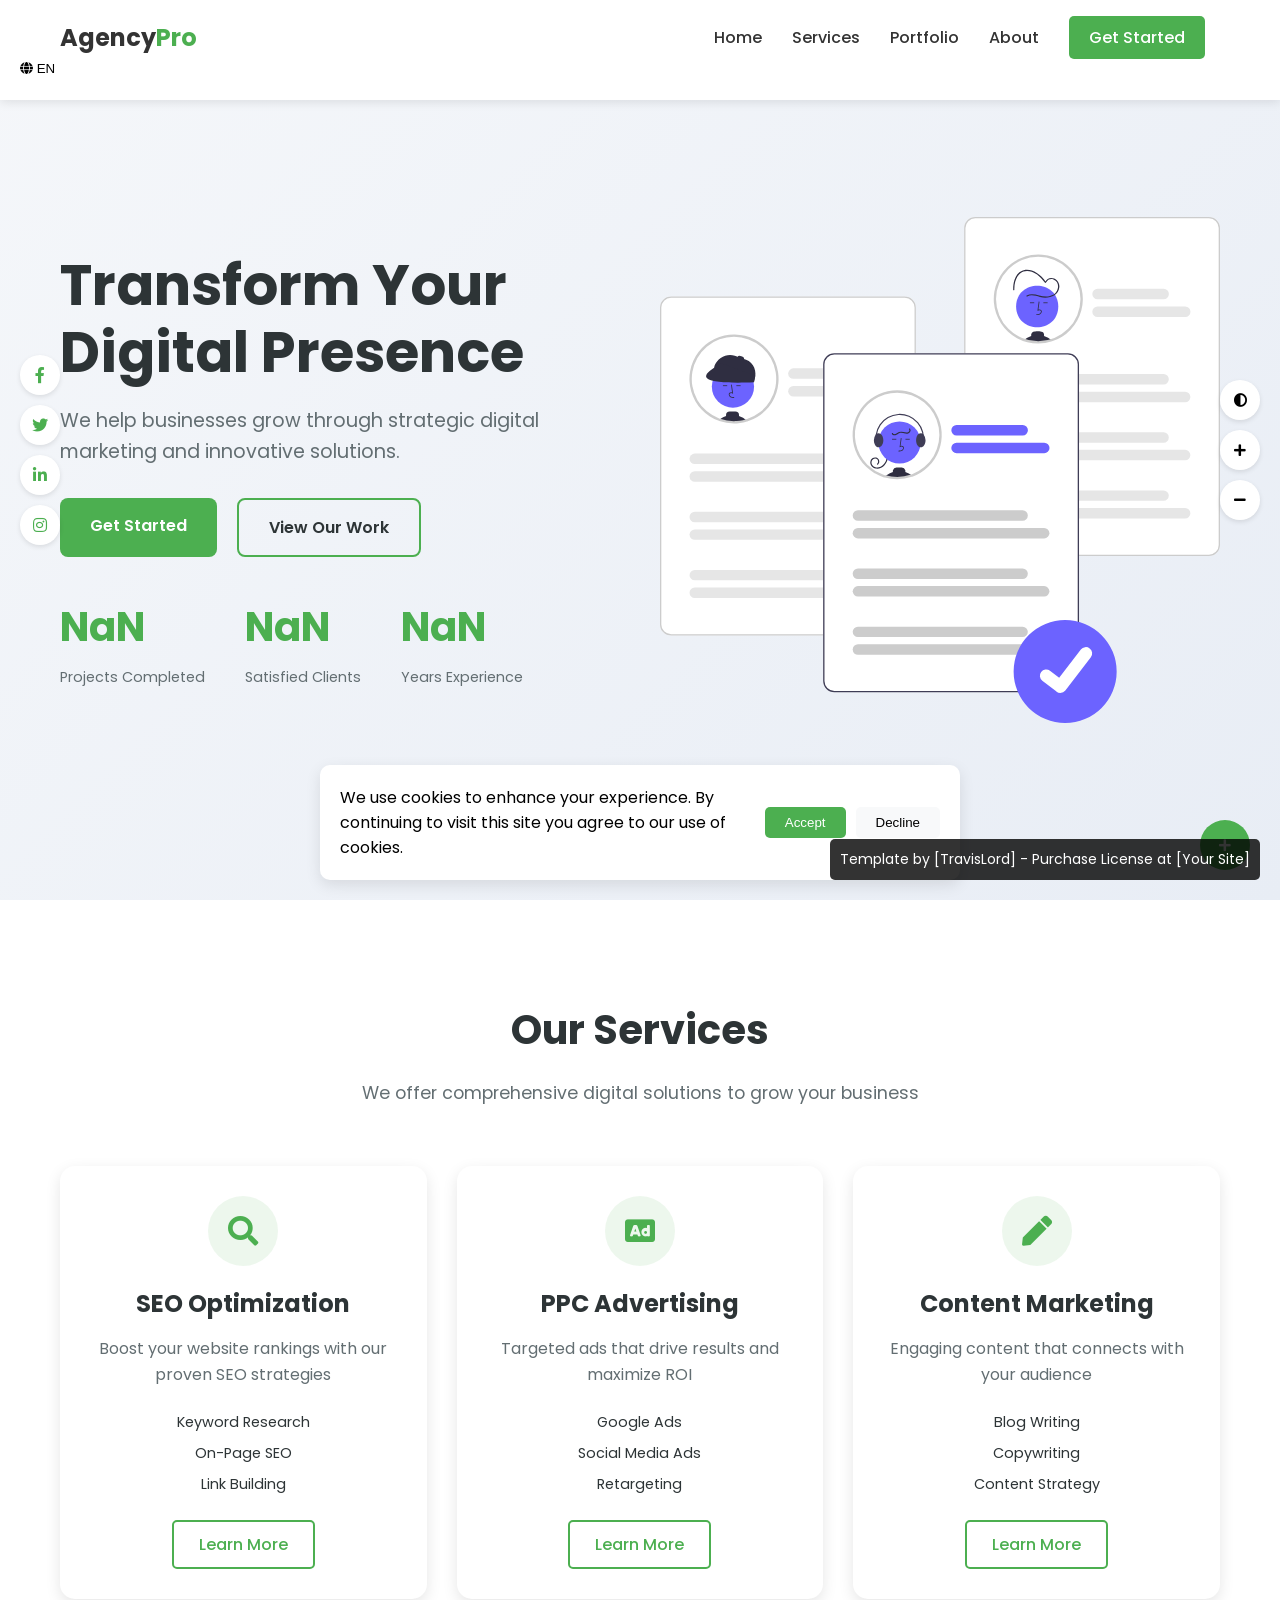
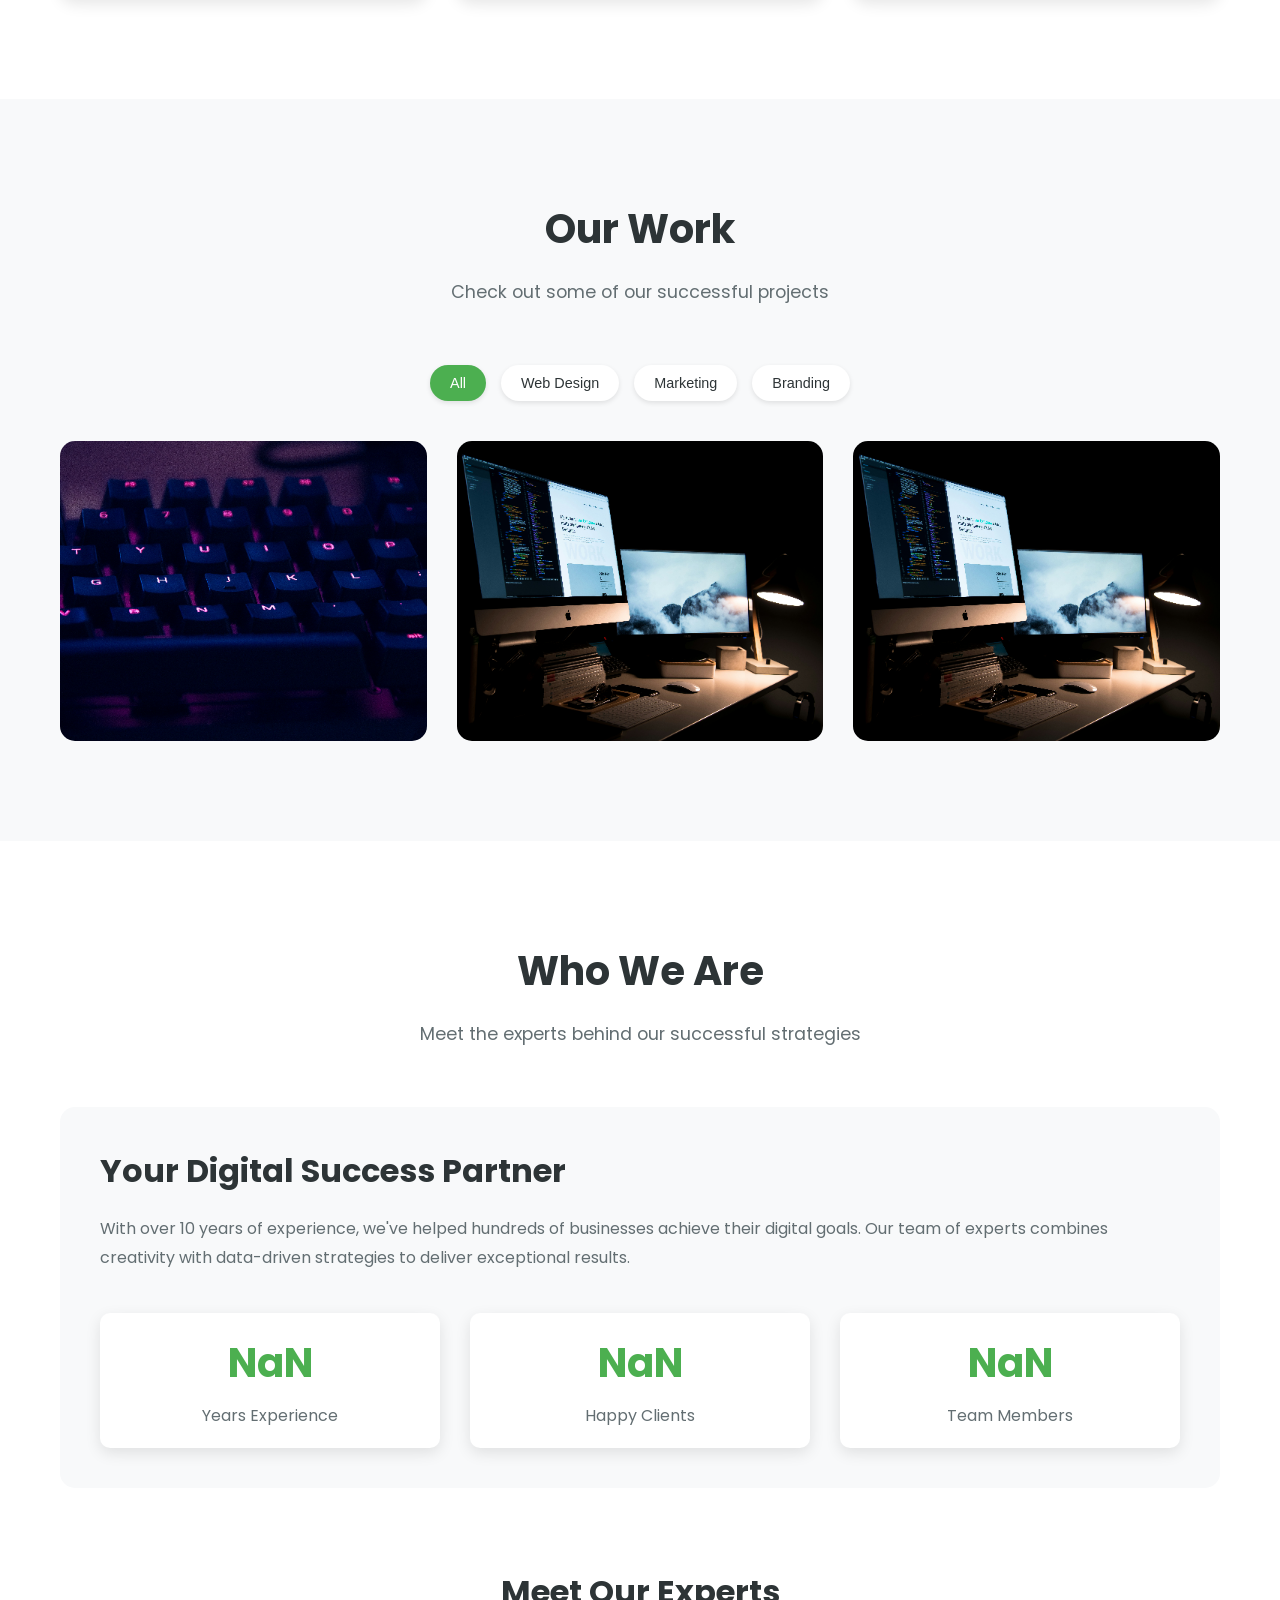
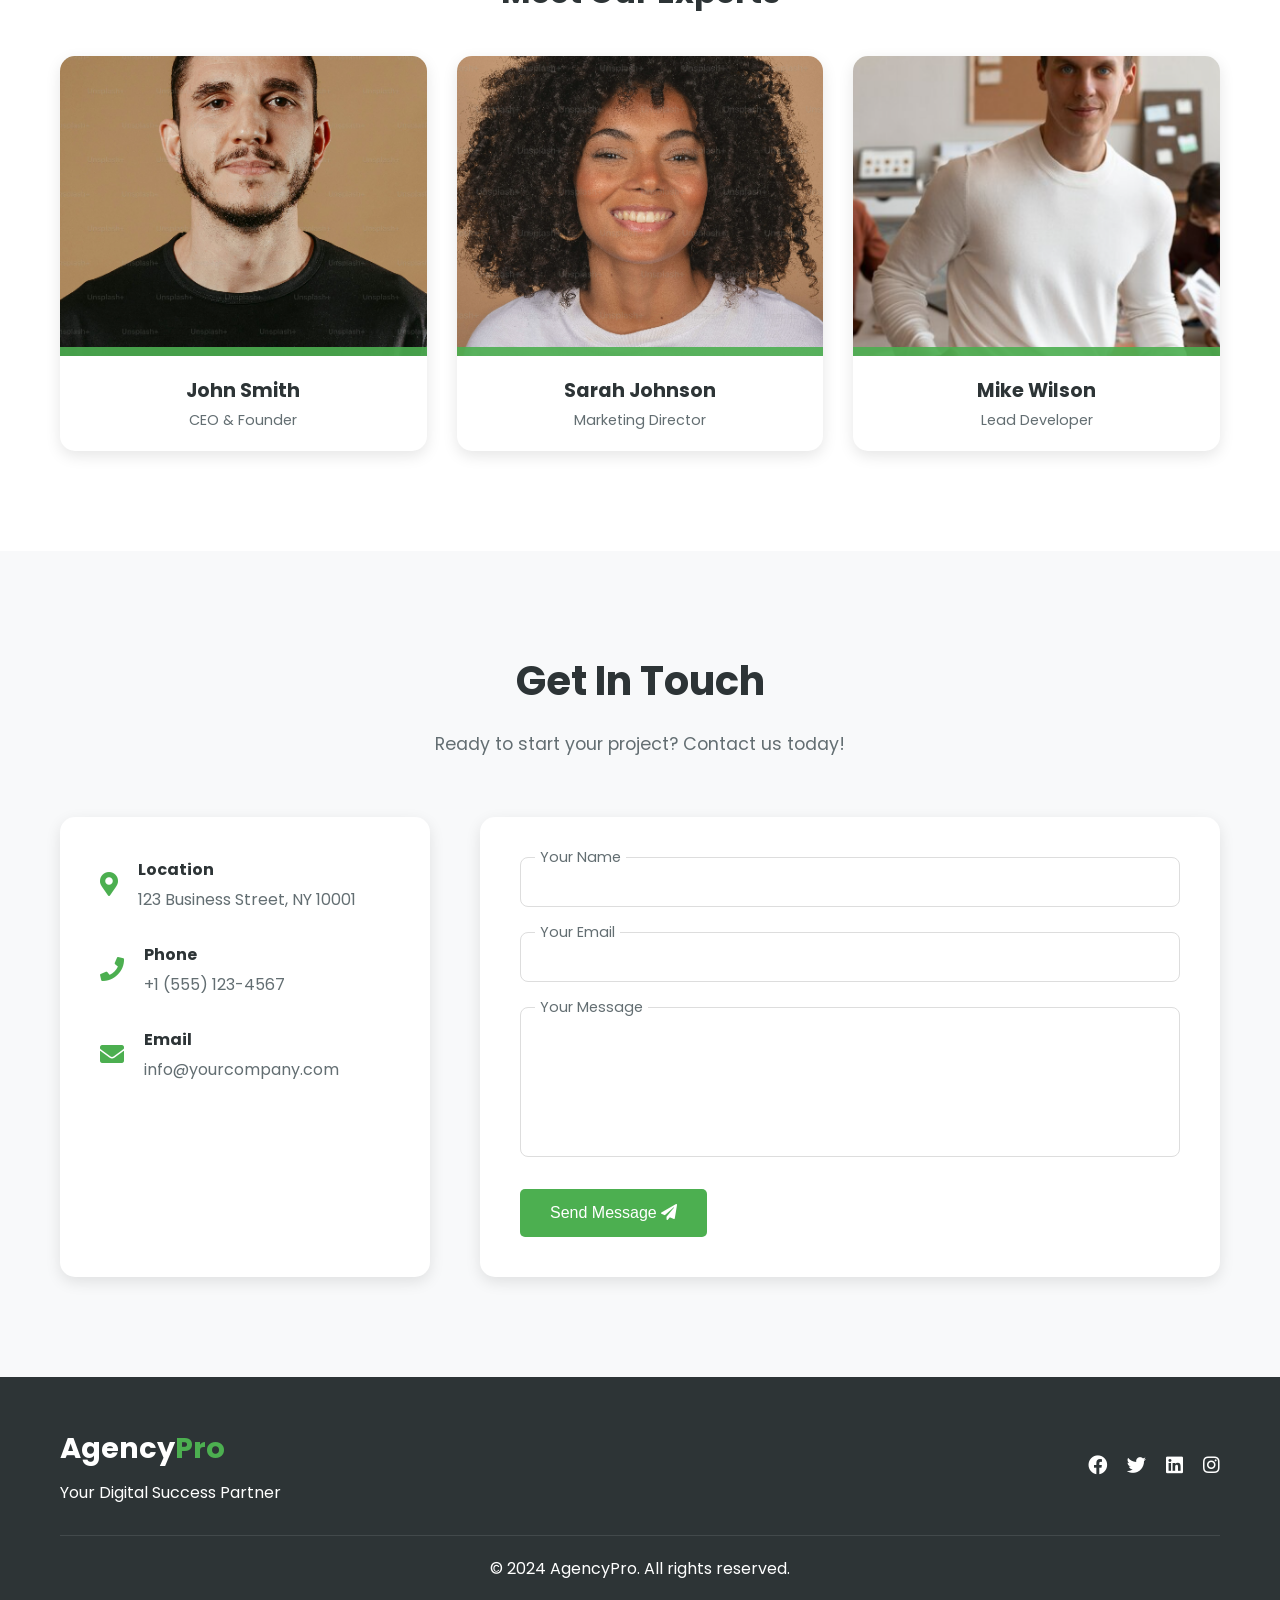
<file: index.html>
<!DOCTYPE html>
<html lang="en">
<head>
  <meta name="template-info" content="Protected Template by [Your Name]">
    <style>
        /* Watermark Style */
        .template-watermark {
            position: fixed;
            top: 0;
            left: 0;
            width: 100%;
            height: 100%;
            pointer-events: none;
            z-index: 9999;
            background: url('data:image/svg+xml;base64,[Your encoded watermark]') repeat;
            opacity: 0.1;
        }
    </style>
	<link rel="stylesheet" href="css/components.css">
<link rel="stylesheet" href="https://cdnjs.cloudflare.com/ajax/libs/font-awesome/5.15.4/css/all.min.css">
    <meta charset="UTF-8">
    <meta name="viewport" content="width=device-width, initial-scale=1.0">
    <title>Digital Marketing Agency</title>
    <link rel="stylesheet" href="css/style.css">
    <!-- Add Google Fonts -->
    <link href="https://fonts.googleapis.com/css2?family=Poppins:wght@400;500;600;700&display=swap" rel="stylesheet">
</head>
<body>
<nav class="navbar">
    <div class="nav-container">
        <!-- Logo -->
        <div class="logo">
            <a href="#">Agency<span>Pro</span></a>
        </div>

        <!-- Mobile Menu Icon (Hamburger) -->
        <div class="menu-toggle" id="mobile-menu">
            <span></span>
            <span></span>
            <span></span>
        </div>

        <!-- Navigation Links -->
        <ul class="nav-links">
            <li><a href="#home" class="active">Home</a></li>
            <li><a href="#services">Services</a></li>
            <li><a href="#portfolio">Portfolio</a></li>
            <li><a href="#about">About</a></li>
            <li><a href="#contact" class="nav-btn">Get Started</a></li>
        </ul>
    </div>
</nav>
<section class="hero" id="home">
    <div class="hero-container">
        <div class="hero-content">
            <h1>Transform Your Digital Presence</h1>
            <p class="hero-subtitle">We help businesses grow through strategic digital marketing and innovative solutions.</p>
            <div class="hero-cta">
                <a href="#contact" class="primary-btn">Get Started</a>
                <a href="#portfolio" class="secondary-btn">View Our Work</a>
            </div>
            <div class="hero-stats">
                <div class="stat-item">
                    <span class="stat-number">500+</span>
                    <span class="stat-text">Projects Completed</span>
                </div>
                <div class="stat-item">
                    <span class="stat-number">98%</span>
                    <span class="stat-text">Satisfied Clients</span>
                </div>
                <div class="stat-item">
                    <span class="stat-number">10+</span>
                    <span class="stat-text">Years Experience</span>
                </div>
            </div>
        </div>
        <div class="hero-image">
            <img src="images/hero-image.svg" alt="Digital Marketing Solutions">
        </div>
    </div>
</section>
<section class="services" id="services">
    <div class="services-container">
        <!-- Section Header -->
        <div class="section-header">
            <h2>Our Services</h2>
            <p>We offer comprehensive digital solutions to grow your business</p>
        </div>

        <!-- Services Grid -->
        <div class="services-grid">
            <!-- Service Card 1 -->
            <div class="service-card">
                <div class="service-icon">
                    <i class="fas fa-search"></i>
                </div>
                <h3>SEO Optimization</h3>
                <p>Boost your website rankings with our proven SEO strategies</p>
                <ul class="service-features">
                    <li>Keyword Research</li>
                    <li>On-Page SEO</li>
                    <li>Link Building</li>
                </ul>
                <a href="#contact" class="service-btn">Learn More</a>
            </div>

            <!-- Service Card 2 -->
            <div class="service-card">
                <div class="service-icon">
                    <i class="fas fa-ad"></i>
                </div>
                <h3>PPC Advertising</h3>
                <p>Targeted ads that drive results and maximize ROI</p>
                <ul class="service-features">
                    <li>Google Ads</li>
                    <li>Social Media Ads</li>
                    <li>Retargeting</li>
                </ul>
                <a href="#contact" class="service-btn">Learn More</a>
            </div>

            <!-- Service Card 3 -->
            <div class="service-card">
                <div class="service-icon">
                    <i class="fas fa-pen"></i>
                </div>
                <h3>Content Marketing</h3>
                <p>Engaging content that connects with your audience</p>
                <ul class="service-features">
                    <li>Blog Writing</li>
                    <li>Copywriting</li>
                    <li>Content Strategy</li>
                </ul>
                <a href="#contact" class="service-btn">Learn More</a>
            </div>
        </div>
    </div>
</section>
<section class="portfolio" id="portfolio">
    <div class="portfolio-container">
        <!-- Section Header -->
        <div class="section-header">
            <h2>Our Work</h2>
            <p>Check out some of our successful projects</p>
        </div>

        <!-- Portfolio Filter -->
        <div class="portfolio-filter">
            <button class="filter-btn active" data-filter="all">All</button>
            <button class="filter-btn" data-filter="web">Web Design</button>
            <button class="filter-btn" data-filter="marketing">Marketing</button>
            <button class="filter-btn" data-filter="branding">Branding</button>
        </div>

        <!-- Portfolio Grid -->
        <div class="portfolio-grid">
            <!-- Portfolio Item 1 -->
            <div class="portfolio-item web">
                <div class="portfolio-item-inner">
                    <img src="images/portfolio-1.jpg" alt="Project 1">
                    <div class="portfolio-overlay">
                        <h3>E-Commerce Website</h3>
                        <p>Web Design & Development</p>
                        <a href="#" class="portfolio-link">View Project</a>
                    </div>
                </div>
            </div>

            <!-- Portfolio Item 2 -->
            <div class="portfolio-item marketing">
                <div class="portfolio-item-inner">
                    <img src="images/portfolio-2.jpg" alt="Project 2">
                    <div class="portfolio-overlay">
                        <h3>Marketing Campaign</h3>
                        <p>Digital Marketing</p>
                        <a href="#" class="portfolio-link">View Project</a>
                    </div>
                </div>
            </div>

            <!-- Portfolio Item 3 -->
            <div class="portfolio-item branding">
                <div class="portfolio-item-inner">
                    <img src="images/portfolio-3.jpg" alt="Project 3">
                    <div class="portfolio-overlay">
                        <h3>Brand Identity</h3>
                        <p>Branding & Design</p>
                        <a href="#" class="portfolio-link">View Project</a>
                    </div>
                </div>
            </div>
        </div>
    </div>
</section>
<section class="about" id="about">
    <div class="about-container">
        <!-- Section Header -->
        <div class="section-header">
            <h2>Who We Are</h2>
            <p>Meet the experts behind our successful strategies</p>
        </div>

        <!-- Company Overview -->
        <div class="company-overview">
            <div class="overview-content">
                <h3>Your Digital Success Partner</h3>
                <p>With over 10 years of experience, we've helped hundreds of businesses achieve their digital goals. Our team of experts combines creativity with data-driven strategies to deliver exceptional results.</p>
                
                <div class="company-stats">
                    <div class="stat-box">
                        <span class="stat-number">10+</span>
                        <span class="stat-label">Years Experience</span>
                    </div>
                    <div class="stat-box">
                        <span class="stat-number">200+</span>
                        <span class="stat-label">Happy Clients</span>
                    </div>
                    <div class="stat-box">
                        <span class="stat-number">50+</span>
                        <span class="stat-label">Team Members</span>
                    </div>
                </div>
            </div>
        </div>

        <!-- Team Section -->
        <div class="team-section">
            <h3>Meet Our Experts</h3>
            <div class="team-grid">
                <!-- Team Member 1 -->
                <div class="team-member">
                    <div class="member-image">
                        <img src="images/team-1.jpg" alt="Team Member 1">
                        <div class="social-links">
                            <a href="#"><i class="fab fa-linkedin"></i></a>
                            <a href="#"><i class="fab fa-twitter"></i></a>
                            <a href="#"><i class="fab fa-instagram"></i></a>
                        </div>
                    </div>
                    <div class="member-info">
                        <h4>John Smith</h4>
                        <p>CEO & Founder</p>
                    </div>
                </div>

                <!-- Team Member 2 -->
                <div class="team-member">
                    <div class="member-image">
                        <img src="images/team-2.jpg" alt="Team Member 2">
                        <div class="social-links">
                            <a href="#"><i class="fab fa-linkedin"></i></a>
                            <a href="#"><i class="fab fa-twitter"></i></a>
                            <a href="#"><i class="fab fa-instagram"></i></a>
                        </div>
                    </div>
                    <div class="member-info">
                        <h4>Sarah Johnson</h4>
                        <p>Marketing Director</p>
                    </div>
                </div>

                <!-- Team Member 3 -->
                <div class="team-member">
                    <div class="member-image">
                        <img src="images/team-3.jpg" alt="Team Member 3">
                        <div class="social-links">
                            <a href="#"><i class="fab fa-linkedin"></i></a>
                            <a href="#"><i class="fab fa-twitter"></i></a>
                            <a href="#"><i class="fab fa-instagram"></i></a>
                        </div>
                    </div>
                    <div class="member-info">
                        <h4>Mike Wilson</h4>
                        <p>Lead Developer</p>
                    </div>
                </div>
            </div>
        </div>
    </div>
</section>
<section class="contact" id="contact">
    <div class="contact-container">
        <!-- Section Header -->
        <div class="section-header">
            <h2>Get In Touch</h2>
            <p>Ready to start your project? Contact us today!</p>
        </div>

        <div class="contact-wrapper">
            <!-- Contact Information -->
            <div class="contact-info">
                <div class="info-item">
                    <i class="fas fa-map-marker-alt"></i>
                    <div>
                        <h4>Location</h4>
                        <p>123 Business Street, NY 10001</p>
                    </div>
                </div>
                <div class="info-item">
                    <i class="fas fa-phone"></i>
                    <div>
                        <h4>Phone</h4>
                        <p>+1 (555) 123-4567</p>
                    </div>
                </div>
                <div class="info-item">
                    <i class="fas fa-envelope"></i>
                    <div>
                        <h4>Email</h4>
                        <p>info@yourcompany.com</p>
                    </div>
                </div>
            </div>

            <!-- Contact Form -->
<!-- Contact Form -->
<div class="contact-form">
    <form id="contactForm">
        <div class="form-group">
            <input type="text" id="name" name="name" placeholder=" " required>
            <label for="name">Your Name</label>
        </div>
        <div class="form-group">
            <input type="email" id="email" name="email" placeholder=" " required>
            <label for="email">Your Email</label>
        </div>
        <div class="form-group">
            <textarea id="message" name="message" placeholder=" " required></textarea>
            <label for="message">Your Message</label>
        </div>
        <button type="submit" class="submit-btn">
            Send Message <i class="fas fa-paper-plane"></i>
        </button>
    </form>
</div>
        </div>
    </div>
</section>

<!-- Footer -->
<footer class="footer">
    <div class="footer-container">
        <div class="footer-content">
            <div class="footer-logo">
                <h3>Agency<span>Pro</span></h3>
                <p>Your Digital Success Partner</p>
            </div>
            <div class="footer-social">
                <a href="#"><i class="fab fa-facebook"></i></a>
                <a href="#"><i class="fab fa-twitter"></i></a>
                <a href="#"><i class="fab fa-linkedin"></i></a>
                <a href="#"><i class="fab fa-instagram"></i></a>
            </div>
        </div>
        <div class="footer-bottom">
            <p>&copy; 2024 AgencyPro. All rights reserved.</p>
        </div>
    </div>
	<!-- Watermark Element -->
    <div class="template-watermark"></div>
    
    <!-- License Verification -->
    <script>
        (function(){
            const templateInfo = {
                name: '[Template Name]',
                author: '[Your Name]',
                license: 'DEMO',
                version: '1.0'
            };

            // Protection Logic
            function protectTemplate() {
                if(templateInfo.license === 'DEMO') {
                    // Add watermark
                    document.querySelector('.template-watermark').style.display = 'block';
                    
                    // Disable right-click
                    document.addEventListener('contextmenu', e => e.preventDefault());
                    
                    // Disable view-source
                    document.onkeydown = function(e) {
                        if(e.ctrlKey && 
                           (e.keyCode === 85 || e.keyCode === 83 || e.keyCode === 73)) {
                            return false;
                        }
                    };
                }
            }

            protectTemplate();
        })();
    </script>
	<script src="js/components.js"></script>
<script>
    document.addEventListener('DOMContentLoaded', () => {
        new UIComponents();
    });
</script>
<link rel="stylesheet" href="css/components.css">
    <!-- We'll add content here -->
</body>
<!--
Template: [Agency/Business]
Author: [TravisLord]
Website: [Your Website]
License: Commercial use requires purchase from [marketplace link]
Version: 1.0
-->
<script src="js/script.js"></script>
</html>
</file>
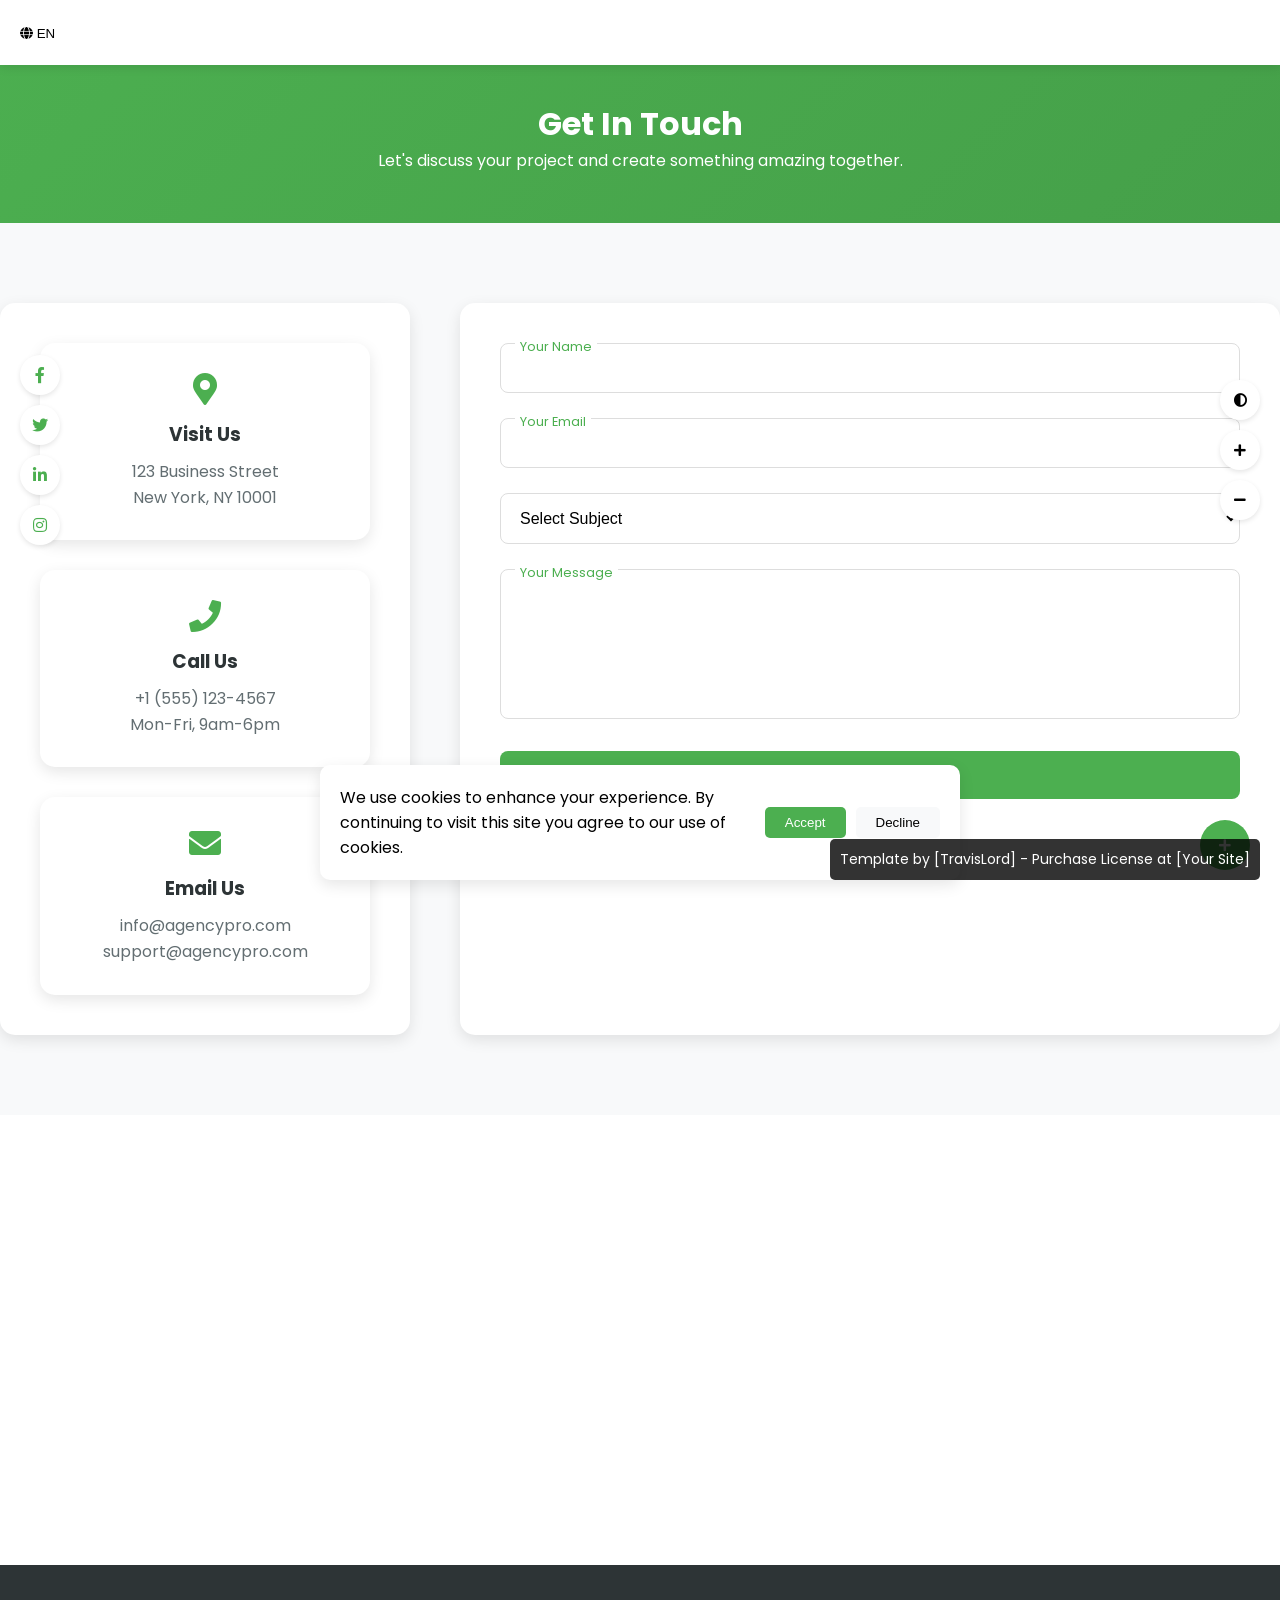
<file: contact.html>
<!DOCTYPE html>
<html lang="en">
<head>
    <meta charset="UTF-8">
    <meta name="viewport" content="width=device-width, initial-scale=1.0">
    <title>Contact Us - AgencyPro</title>
	<link rel="stylesheet" href="css/components.css">
    <link rel="stylesheet" href="css/style.css">
    <link rel="stylesheet" href="css/contact.css">
    <link href="https://fonts.googleapis.com/css2?family=Poppins:wght@400;500;600;700&display=swap" rel="stylesheet">
    <link rel="stylesheet" href="https://cdnjs.cloudflare.com/ajax/libs/font-awesome/5.15.4/css/all.min.css">
</head>
<body>
    <!-- Navigation -->
    <nav class="navbar">
        <!-- Navigation content -->
    </nav>

    <!-- Contact Header -->
    <header class="contact-header">
        <div class="container">
            <h1>Get In Touch</h1>
            <p>Let's discuss your project and create something amazing together.</p>
        </div>
    </header>

    <!-- Contact Section -->
    <section class="contact-section">
        <div class="container">
            <div class="contact-grid">
                <!-- Contact Info -->
                <div class="contact-info">
                    <div class="info-card">
                        <i class="fas fa-map-marker-alt"></i>
                        <h3>Visit Us</h3>
                        <p>123 Business Street<br>New York, NY 10001</p>
                    </div>
                    <div class="info-card">
                        <i class="fas fa-phone"></i>
                        <h3>Call Us</h3>
                        <p>+1 (555) 123-4567<br>Mon-Fri, 9am-6pm</p>
                    </div>
                    <div class="info-card">
                        <i class="fas fa-envelope"></i>
                        <h3>Email Us</h3>
                        <p>info@agencypro.com<br>support@agencypro.com</p>
                    </div>
                </div>

                <!-- Contact Form -->
                <div class="contact-form">
                    <form id="contactForm">
                        <div class="form-group">
                            <input type="text" id="name" required>
                            <label for="name">Your Name</label>
                        </div>
                        <div class="form-group">
                            <input type="email" id="email" required>
                            <label for="email">Your Email</label>
                        </div>
                        <div class="form-group">
                            <select id="subject" required>
                                <option value="">Select Subject</option>
                                <option value="general">General Inquiry</option>
                                <option value="support">Technical Support</option>
                                <option value="quote">Request Quote</option>
                            </select>
                        </div>
                        <div class="form-group">
                            <textarea id="message" required></textarea>
                            <label for="message">Your Message</label>
                        </div>
                        <button type="submit" class="submit-btn">
                            Send Message
                            <i class="fas fa-paper-plane"></i>
                        </button>
                    </form>
                </div>
            </div>
        </div>
    </section>

    <!-- Map Section -->
    <section class="map-section">
        <div class="map-container">
            <!-- Replace with your map embed code -->
            <iframe src="https://www.google.com/maps/embed?pb=..." width="100%" height="450" style="border:0;" allowfullscreen="" loading="lazy"></iframe>
        </div>
    </section>

    <!-- Footer -->
    <footer class="footer">
        <!-- Footer content -->
    </footer>

    <script src="js/script.js"></script>
    <script src="js/contact.js"></script>
	<script src="js/components.js"></script>
<script>
    document.addEventListener('DOMContentLoaded', () => {
        new UIComponents();
    });
</script>

</body>
</html>
</file>
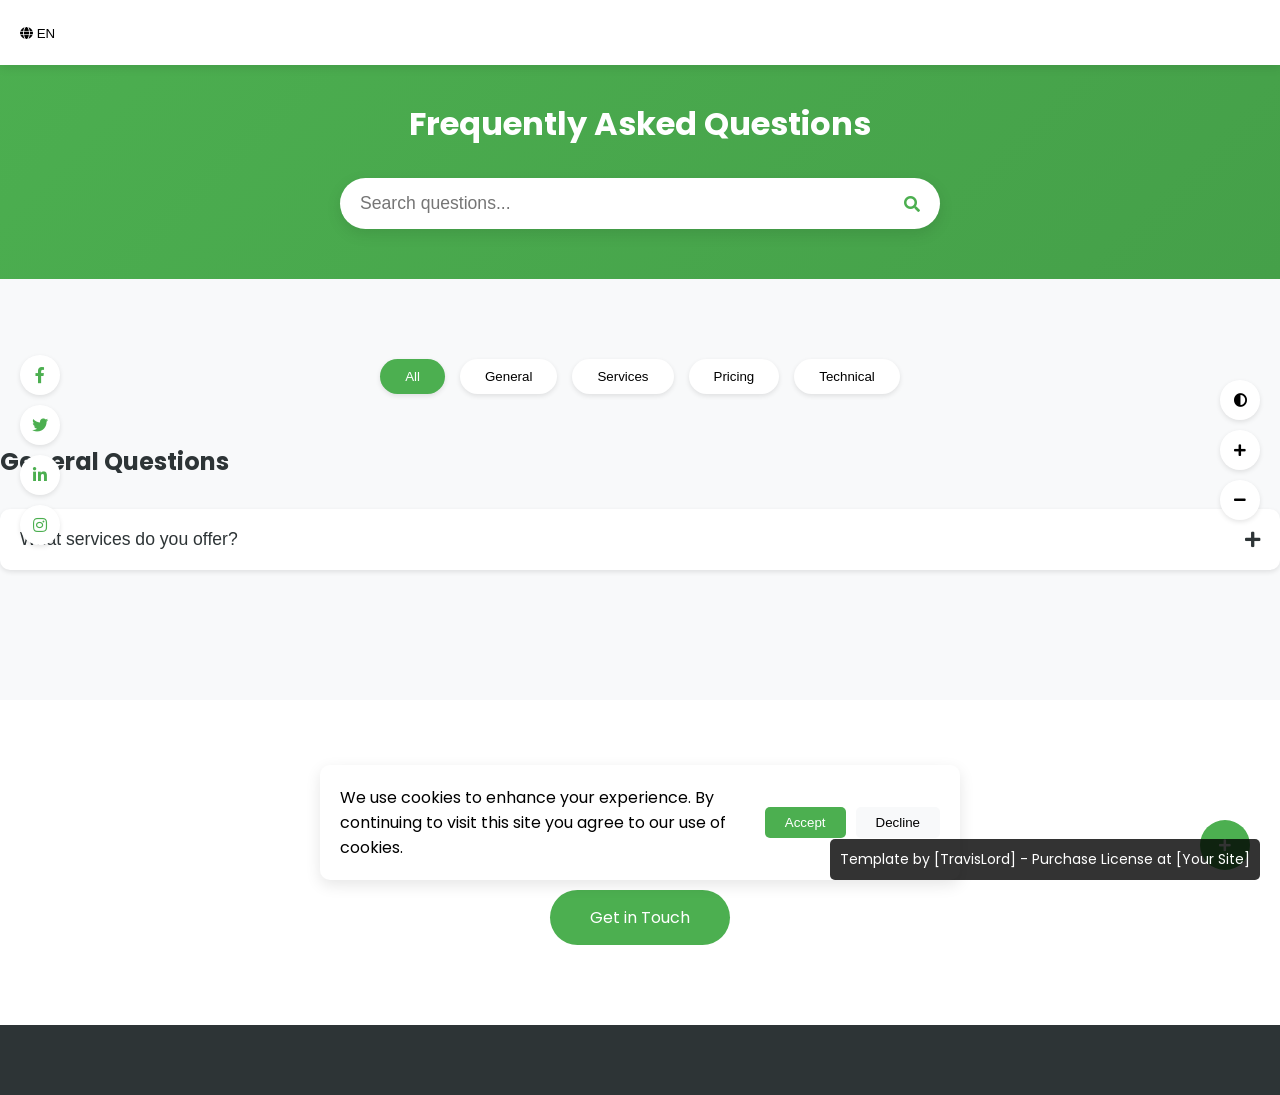
<file: faq.html>
<!DOCTYPE html>
<html lang="en">
<head>
    <meta charset="UTF-8">
    <meta name="viewport" content="width=device-width, initial-scale=1.0">
    <title>FAQ - AgencyPro</title>
	<link rel="stylesheet" href="css/components.css">
    <link rel="stylesheet" href="css/style.css">
    <link rel="stylesheet" href="css/faq.css">
    <link href="https://fonts.googleapis.com/css2?family=Poppins:wght@400;500;600;700&display=swap" rel="stylesheet">
    <link rel="stylesheet" href="https://cdnjs.cloudflare.com/ajax/libs/font-awesome/5.15.4/css/all.min.css">
</head>
<body>
    <!-- Navigation -->
    <nav class="navbar">
        <!-- Navigation content -->
    </nav>

    <!-- FAQ Header -->
    <header class="faq-header">
        <div class="container">
            <h1>Frequently Asked Questions</h1>
            <div class="search-box">
                <input type="text" id="faqSearch" placeholder="Search questions...">
                <i class="fas fa-search"></i>
            </div>
        </div>
    </header>

    <!-- FAQ Categories -->
    <section class="faq-categories">
        <div class="container">
            <div class="category-tabs">
                <button class="tab-btn active" data-category="all">All</button>
                <button class="tab-btn" data-category="general">General</button>
                <button class="tab-btn" data-category="services">Services</button>
                <button class="tab-btn" data-category="pricing">Pricing</button>
                <button class="tab-btn" data-category="technical">Technical</button>
            </div>

            <div class="faq-content">
                <!-- General FAQs -->
                <div class="faq-group" data-category="general">
                    <h2>General Questions</h2>
                    <div class="accordion">
                        <div class="accordion-item">
                            <button class="accordion-header">
                                <span>What services do you offer?</span>
                                <i class="fas fa-plus"></i>
                            </button>
                            <div class="accordion-content">
                                <p>We offer a wide range of digital services including web development, digital marketing, branding, and more.</p>
                            </div>
                        </div>
                        <!-- Add more accordion items -->
                    </div>
                </div>

                <!-- Services FAQs -->
                <div class="faq-group" data-category="services">
                    <!-- Similar structure as General FAQs -->
                </div>

                <!-- More FAQ groups -->
            </div>
        </div>
    </section>

    <!-- Still Have Questions -->
    <section class="contact-cta">
        <div class="container">
            <h2>Still Have Questions?</h2>
            <p>Can't find the answer you're looking for? Please chat to our friendly team.</p>
            <a href="contact.html" class="cta-btn">Get in Touch</a>
        </div>
    </section>

    <!-- Footer -->
    <footer class="footer">
        <!-- Footer content -->
    </footer>

    <script src="js/script.js"></script>
    <script src="js/faq.js"></script>
	<script src="js/components.js"></script>
<script>
    document.addEventListener('DOMContentLoaded', () => {
        new UIComponents();
    });
</script>

</body>
</html>
</file>
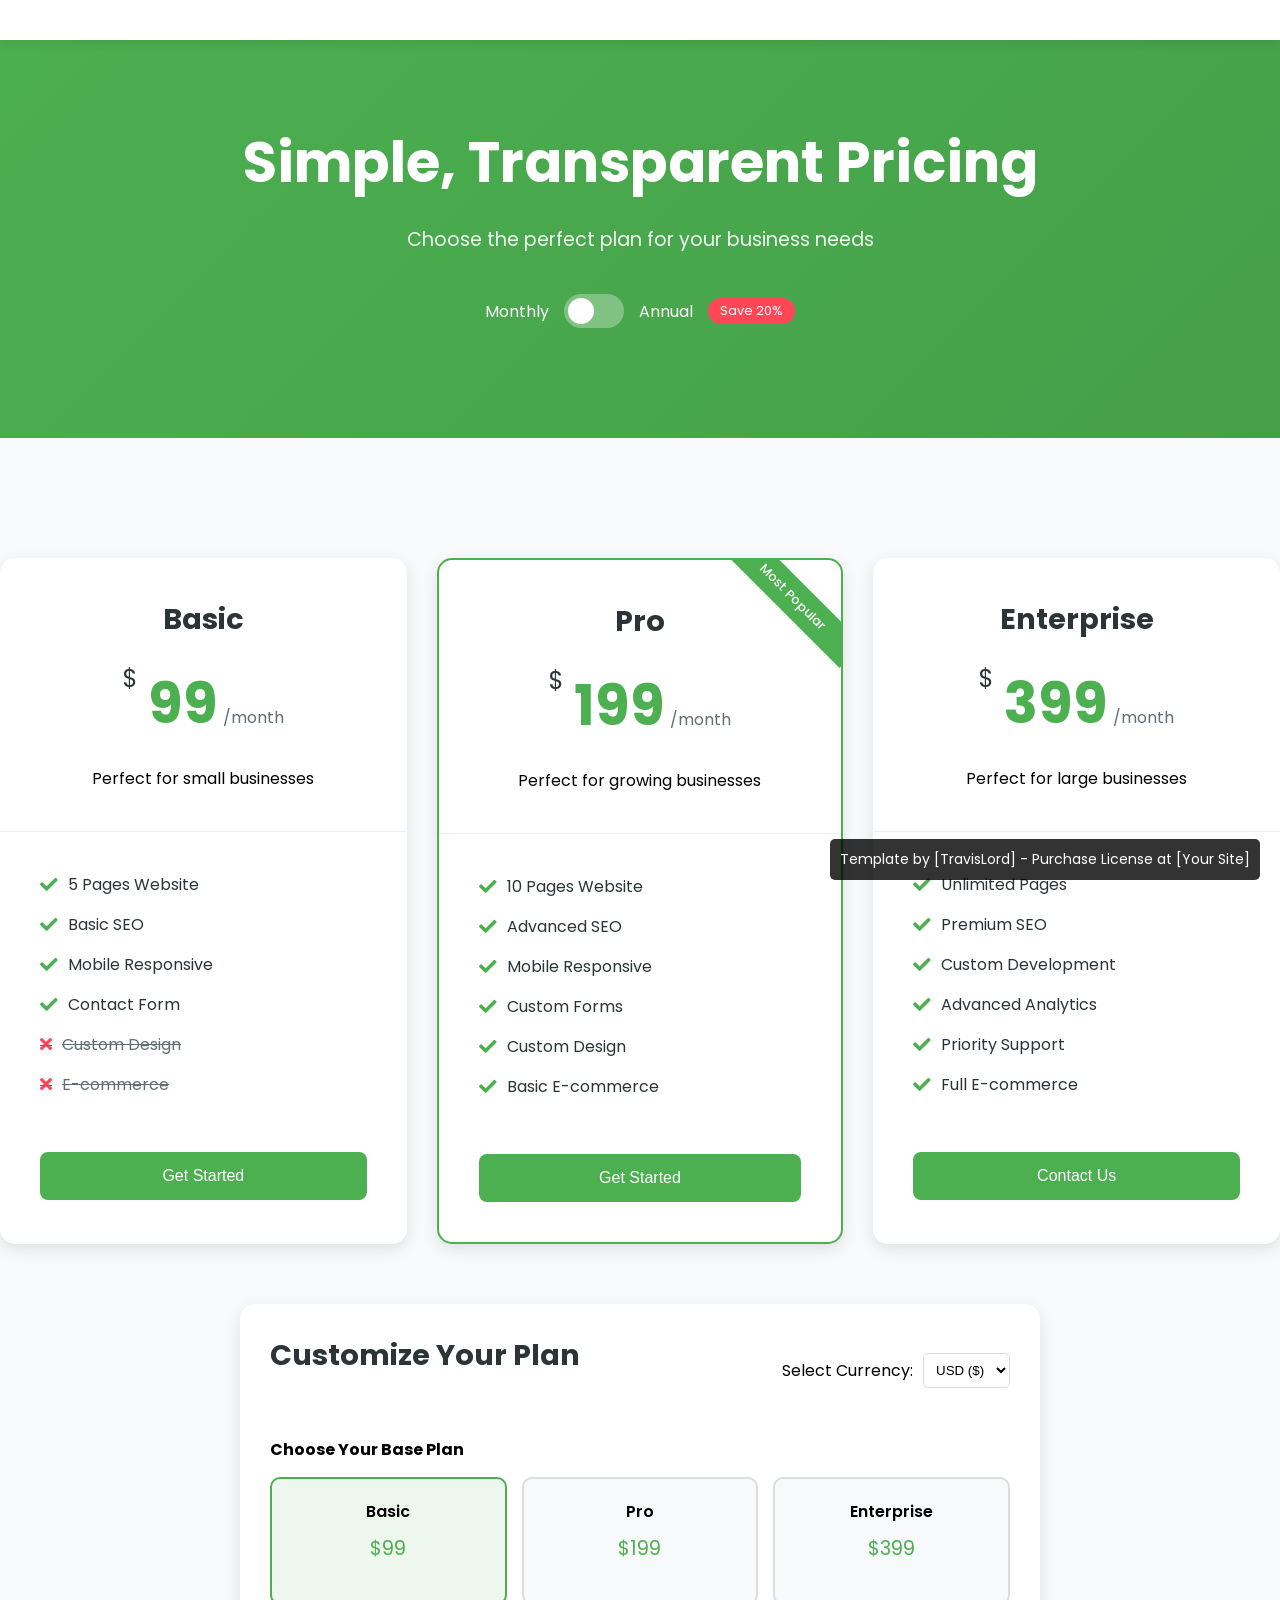
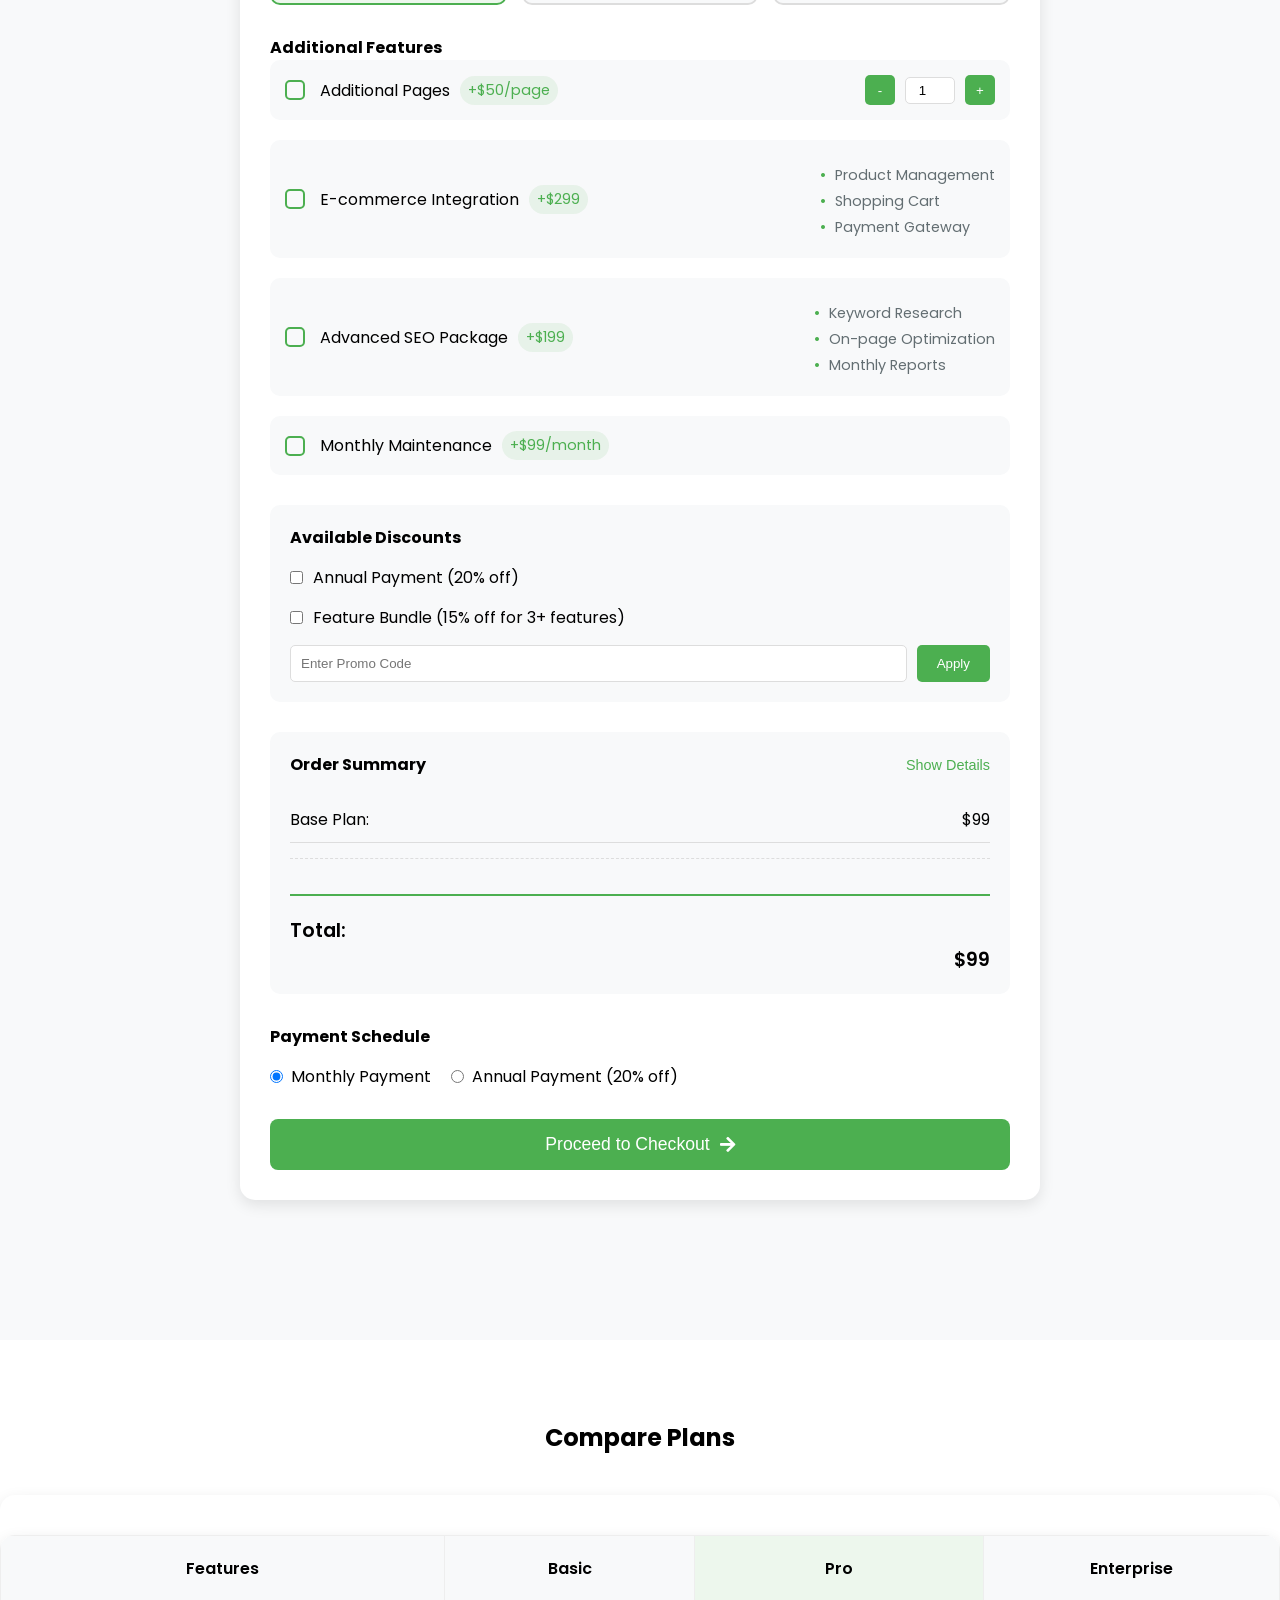
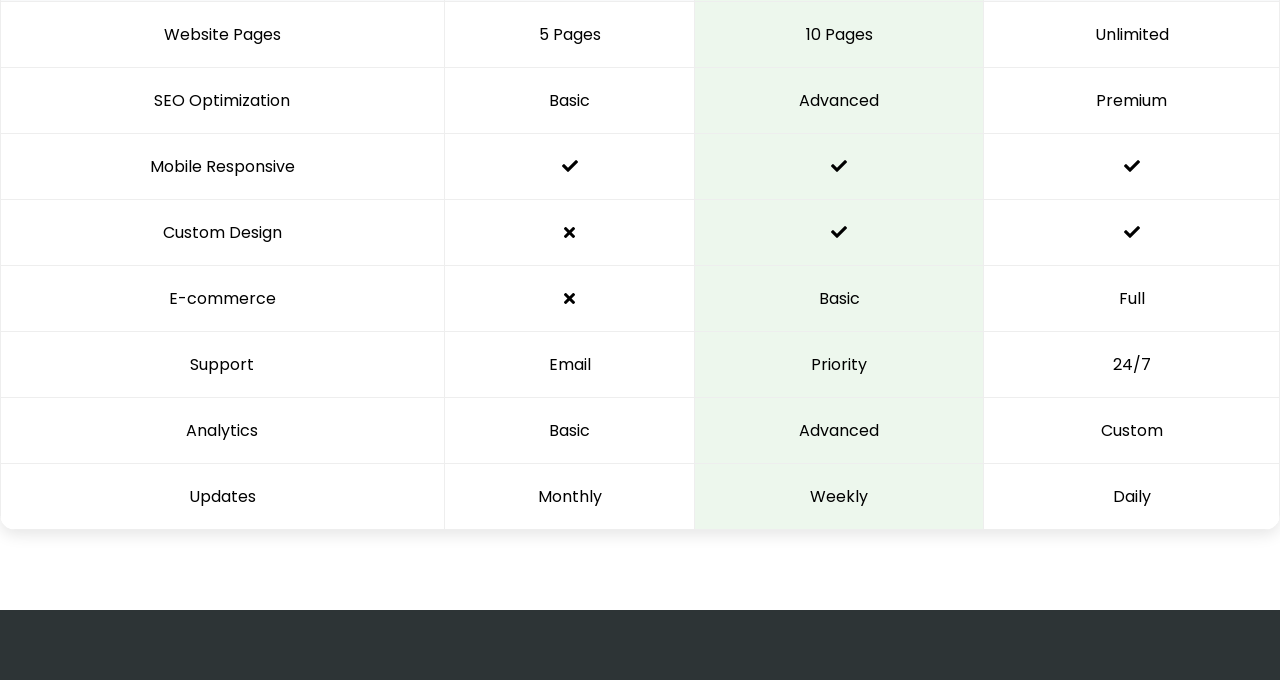
<file: pricing.html>
<!DOCTYPE html>
<html lang="en">
<head>
    <meta charset="UTF-8">
    <meta name="viewport" content="width=device-width, initial-scale=1.0">
    <title>Pricing - AgencyPro</title>
    <link rel="stylesheet" href="css/style.css">
    <link rel="stylesheet" href="css/pricing.css">
	<link rel="stylesheet" href="css/calculator.css">
    <link href="https://fonts.googleapis.com/css2?family=Poppins:wght@400;500;600;700&display=swap" rel="stylesheet">
    <link rel="stylesheet" href="https://cdnjs.cloudflare.com/ajax/libs/font-awesome/5.15.4/css/all.min.css">
</head>
<body>
    <!-- Navigation (same as main page) -->
    <nav class="navbar">
        <!-- Navigation content -->
    </nav>

    <!-- Pricing Hero -->
    <section class="pricing-hero">
        <div class="container">
            <h1>Simple, Transparent Pricing</h1>
            <p>Choose the perfect plan for your business needs</p>
            
            <!-- Pricing Toggle -->
            <div class="pricing-toggle">
                <span>Monthly</span>
                <label class="switch">
                    <input type="checkbox" id="billingToggle">
                    <span class="slider"></span>
                </label>
                <span>Annual</span>
                <span class="save-badge">Save 20%</span>
            </div>
        </div>
    </section>

    <!-- Pricing Plans -->
    <section class="pricing-plans">
        <div class="container">
            <div class="plans-grid">
                <!-- Basic Plan -->
                <div class="plan-card">
                    <div class="plan-header">
                        <h2>Basic</h2>
                        <div class="plan-price">
                            <span class="currency">$</span>
                            <span class="amount">99</span>
                            <span class="period">/month</span>
                        </div>
                        <p>Perfect for small businesses</p>
                    </div>
                    <div class="plan-features">
                        <ul>
                            <li><i class="fas fa-check"></i> 5 Pages Website</li>
                            <li><i class="fas fa-check"></i> Basic SEO</li>
                            <li><i class="fas fa-check"></i> Mobile Responsive</li>
                            <li><i class="fas fa-check"></i> Contact Form</li>
                            <li class="disabled"><i class="fas fa-times"></i> Custom Design</li>
                            <li class="disabled"><i class="fas fa-times"></i> E-commerce</li>
                        </ul>
                    </div>
                    <div class="plan-footer">
                        <button class="plan-btn">Get Started</button>
                    </div>
                </div>

                <!-- Pro Plan -->
                <div class="plan-card popular">
                    <div class="popular-badge">Most Popular</div>
                    <div class="plan-header">
                        <h2>Pro</h2>
                        <div class="plan-price">
                            <span class="currency">$</span>
                            <span class="amount">199</span>
                            <span class="period">/month</span>
                        </div>
                        <p>Perfect for growing businesses</p>
                    </div>
                    <div class="plan-features">
                        <ul>
                            <li><i class="fas fa-check"></i> 10 Pages Website</li>
                            <li><i class="fas fa-check"></i> Advanced SEO</li>
                            <li><i class="fas fa-check"></i> Mobile Responsive</li>
                            <li><i class="fas fa-check"></i> Custom Forms</li>
                            <li><i class="fas fa-check"></i> Custom Design</li>
                            <li><i class="fas fa-check"></i> Basic E-commerce</li>
                        </ul>
                    </div>
                    <div class="plan-footer">
                        <button class="plan-btn">Get Started</button>
                    </div>
                </div>

                <!-- Enterprise Plan -->
                <div class="plan-card">
                    <div class="plan-header">
                        <h2>Enterprise</h2>
                        <div class="plan-price">
                            <span class="currency">$</span>
                            <span class="amount">399</span>
                            <span class="period">/month</span>
                        </div>
                        <p>Perfect for large businesses</p>
                    </div>
                    <div class="plan-features">
                        <ul>
                            <li><i class="fas fa-check"></i> Unlimited Pages</li>
                            <li><i class="fas fa-check"></i> Premium SEO</li>
                            <li><i class="fas fa-check"></i> Custom Development</li>
                            <li><i class="fas fa-check"></i> Advanced Analytics</li>
                            <li><i class="fas fa-check"></i> Priority Support</li>
                            <li><i class="fas fa-check"></i> Full E-commerce</li>
                        </ul>
                    </div>
                    <div class="plan-footer">
                        <button class="plan-btn">Contact Us</button>
                    </div>
                </div>
            </div>
        </div>
    </section>

    <!-- Feature Comparison -->
    <section class="feature-comparison">
        <div class="container">
            <h2>Compare Plans</h2>
            <div class="comparison-table">
                <!-- Table content will be added in CSS -->
            </div>
        </div>
    </section>

    <!-- FAQ Section -->
    <section class="pricing-faq">
        <!-- Similar to services FAQ -->
    </section>

    <!-- Footer -->
    <footer class="footer">
        <!-- Footer content -->
    </footer>

    <script src="js/script.js"></script>
    <script src="js/pricing.js"></script>
</body>
</html>
</file>
<file: css/components.css>
/* Quick-Win Components Styles */

/* 1. Loading Screen */
.page-loader {
    position: fixed;
    top: 0;
    left: 0;
    width: 100%;
    height: 100%;
    background: white;
    display: flex;
    justify-content: center;
    align-items: center;
    z-index: 9999;
}

.loader-spinner {
    width: 50px;
    height: 50px;
    border: 3px solid #f3f3f3;
    border-top: 3px solid #4CAF50;
    border-radius: 50%;
    animation: spin 1s linear infinite;
}

@keyframes spin {
    0% { transform: rotate(0deg); }
    100% { transform: rotate(360deg); }
}

/* 2. Cookie Consent */
.cookie-consent {
    position: fixed;
    bottom: 20px;
    left: 50%;
    transform: translateX(-50%);
    background: white;
    padding: 20px;
    border-radius: 10px;
    box-shadow: 0 5px 15px rgba(0,0,0,0.1);
    z-index: 1000;
    display: flex;
    align-items: center;
    gap: 20px;
}

.cookie-buttons {
    display: flex;
    gap: 10px;
}

.cookie-buttons button {
    padding: 8px 20px;
    border: none;
    border-radius: 5px;
    cursor: pointer;
}

.accept-cookies {
    background: #4CAF50;
    color: white;
}

.decline-cookies {
    background: #f8f9fa;
}

/* 3. Newsletter Popup */
.newsletter-popup {
    position: fixed;
    top: 0;
    left: 0;
    width: 100%;
    height: 100%;
    background: rgba(0,0,0,0.8);
    display: flex;
    justify-content: center;
    align-items: center;
    z-index: 1000;
}

.newsletter-content {
    background: white;
    padding: 40px;
    border-radius: 15px;
    position: relative;
    max-width: 400px;
    text-align: center;
}

.close-newsletter {
    position: absolute;
    top: 10px;
    right: 15px;
    font-size: 24px;
    cursor: pointer;
}

/* 4. Quick Links */
.quick-links {
    position: fixed;
    bottom: 30px;
    right: 30px;
    z-index: 999;
}

.quick-links-toggle {
    width: 50px;
    height: 50px;
    border-radius: 50%;
    background: #4CAF50;
    color: white;
    border: none;
    cursor: pointer;
}

.quick-links-menu {
    position: absolute;
    bottom: 60px;
    right: 0;
    display: none;
    flex-direction: column;
    gap: 10px;
}

.quick-links.active .quick-links-menu {
    display: flex;
}

.quick-link {
    width: 40px;
    height: 40px;
    border-radius: 50%;
    background: white;
    color: #4CAF50;
    display: flex;
    align-items: center;
    justify-content: center;
    text-decoration: none;
    box-shadow: 0 2px 5px rgba(0,0,0,0.1);
}

/* 5. Social Bar */
.social-bar {
    position: fixed;
    left: 20px;
    top: 50%;
    transform: translateY(-50%);
    display: flex;
    flex-direction: column;
    gap: 10px;
    z-index: 998;
}

.social-link {
    width: 40px;
    height: 40px;
    border-radius: 50%;
    background: white;
    color: #4CAF50;
    display: flex;
    align-items: center;
    justify-content: center;
    text-decoration: none;
    box-shadow: 0 2px 5px rgba(0,0,0,0.1);
    transition: transform 0.3s ease;
}

.social-link:hover {
    transform: translateY(-3px);
}

/* 6. Language Selector */
.language-selector {
    position: relative;
    margin-left: 20px;
}

.language-toggle {
    background: none;
    border: none;
    color: inherit;
    cursor: pointer;
}

.language-dropdown {
    position: absolute;
    top: 100%;
    right: 0;
    background: white;
    border-radius: 5px;
    box-shadow: 0 2px 5px rgba(0,0,0,0.1);
    display: none;
    min-width: 120px;
}

.language-dropdown.active {
    display: block;
}

.language-dropdown a {
    display: block;
    padding: 10px 15px;
    text-decoration: none;
    color: #2d3436;
}

/* 7. Accessibility Tools */
.accessibility-tools {
    position: fixed;
    top: 50%;
    right: 20px;
    transform: translateY(-50%);
    display: flex;
    flex-direction: column;
    gap: 10px;
    z-index: 998;
}

.accessibility-tools button {
    width: 40px;
    height: 40px;
    border-radius: 50%;
    background: white;
    border: none;
    cursor: pointer;
    box-shadow: 0 2px 5px rgba(0,0,0,0.1);
}

/* High Contrast Mode */
body.high-contrast {
    background: black;
    color: white;
}

body.high-contrast a {
    color: yellow;
}

/* Print Styles */
@media print {
    .page-loader,
    .cookie-consent,
    .newsletter-popup,
    .quick-links,
    .social-bar,
    .language-selector,
    .accessibility-tools {
        display: none !important;
    }
}

/* Responsive Design */
@media screen and (max-width: 768px) {
    .cookie-consent {
        flex-direction: column;
        text-align: center;
        margin: 0 20px;
    }

    .social-bar {
        left: 10px;
    }

    .accessibility-tools {
        right: 10px;
    }
}
</file>
<file: css/style.css>
/* Reset and Base Styles */
* {
    margin: 0;
    padding: 0;
    box-sizing: border-box;
}

body {
    font-family: 'Poppins', sans-serif;
}

/* Navigation Styles */
.navbar {
    background: #ffffff;
    padding: 20px 0;
    box-shadow: 0 2px 10px rgba(0,0,0,0.1);
    position: fixed;
    width: 100%;
    top: 0;
    z-index: 1000;
}

.nav-container {
    max-width: 1200px;
    margin: 0 auto;
    padding: 0 20px;
    display: flex;
    justify-content: space-between;
    align-items: center;
}

.logo a {
    font-size: 24px;
    font-weight: 700;
    text-decoration: none;
    color: #333;
}

.logo span {
    color: #4CAF50; /* Your brand color */
}

.nav-links {
    display: flex;
    list-style: none;
    align-items: center;
}

.nav-links li {
    margin: 0 15px;
}

.nav-links a {
    text-decoration: none;
    color: #333;
    font-weight: 500;
    transition: color 0.3s ease;
}

.nav-links a:hover {
    color: #4CAF50; /* Your brand color */
}

.nav-btn {
    background: #4CAF50; /* Your brand color */
    color: white !important;
    padding: 10px 20px;
    border-radius: 5px;
    transition: background 0.3s ease;
}

.nav-btn:hover {
    background: #45a049;
}

/* Mobile Menu Icon */
.menu-toggle {
    display: none;
    flex-direction: column;
    cursor: pointer;
}

.menu-toggle span {
    width: 25px;
    height: 3px;
    background: #333;
    margin: 2px 0;
    transition: 0.4s;
}

/* Mobile Responsive */
@media screen and (max-width: 768px) {
    .menu-toggle {
        display: flex;
    }

    .nav-links {
        display: none;
        width: 100%;
        position: absolute;
        top: 80px;
        left: 0;
        background: #ffffff;
        padding: 20px;
        box-shadow: 0 2px 10px rgba(0,0,0,0.1);
    }

    .nav-links.active {
        display: flex;
        flex-direction: column;
    }

    .nav-links li {
        margin: 15px 0;
    }
}

/* Hero Section */
.hero {
    padding: 120px 0 80px;
    background: linear-gradient(135deg, #f5f7fa 0%, #e8edf5 100%);
    min-height: 100vh;
    display: flex;
    align-items: center;
}

.hero-container {
    max-width: 1200px;
    margin: 0 auto;
    padding: 0 20px;
    display: grid;
    grid-template-columns: 1fr 1fr;
    gap: 40px;
    align-items: center;
}

.hero-content {
    padding-right: 20px;
}

.hero-content h1 {
    font-size: 3.5rem;
    font-weight: 700;
    color: #2d3436;
    margin-bottom: 20px;
    line-height: 1.2;
}

.hero-subtitle {
    font-size: 1.2rem;
    color: #636e72;
    margin-bottom: 30px;
    line-height: 1.6;
}

.hero-cta {
    display: flex;
    gap: 20px;
    margin-bottom: 40px;
}

.primary-btn {
    background: #4CAF50;
    color: white;
    padding: 15px 30px;
    border-radius: 8px;
    text-decoration: none;
    font-weight: 600;
    transition: transform 0.3s ease;
}

.primary-btn:hover {
    transform: translateY(-2px);
    box-shadow: 0 5px 15px rgba(76, 175, 80, 0.3);
}

.secondary-btn {
    background: transparent;
    color: #2d3436;
    padding: 15px 30px;
    border-radius: 8px;
    text-decoration: none;
    font-weight: 600;
    border: 2px solid #4CAF50;
    transition: all 0.3s ease;
}

.secondary-btn:hover {
    background: #4CAF50;
    color: white;
}

.hero-stats {
    display: flex;
    gap: 40px;
}

.stat-item {
    display: flex;
    flex-direction: column;
}

.stat-number {
    font-size: 2rem;
    font-weight: 700;
    color: #4CAF50;
}

.stat-text {
    font-size: 0.9rem;
    color: #636e72;
}

.hero-image {
    width: 100%;
    display: flex;
    justify-content: center;
    align-items: center;
}

.hero-image img {
    max-width: 100%;
    height: auto;
    animation: float 6s ease-in-out infinite;
}

@keyframes float {
    0% {
        transform: translateY(0px);
    }
    50% {
        transform: translateY(-20px);
    }
    100% {
        transform: translateY(0px);
    }
}

/* Responsive Design */
@media screen and (max-width: 968px) {
    .hero-container {
        grid-template-columns: 1fr;
        text-align: center;
    }

    .hero-content {
        padding-right: 0;
    }

    .hero-content h1 {
        font-size: 2.5rem;
    }

    .hero-cta {
        justify-content: center;
    }

    .hero-stats {
        justify-content: center;
    }

    .hero-image {
        order: -1;
    }
}

@media screen and (max-width: 480px) {
    .hero-cta {
        flex-direction: column;
    }

    .hero-stats {
        flex-direction: column;
        gap: 20px;
    }
}

/* Services Section */
.services {
    padding: 100px 0;
    background: #ffffff;
}

.services-container {
    max-width: 1200px;
    margin: 0 auto;
    padding: 0 20px;
}

.section-header {
    text-align: center;
    margin-bottom: 60px;
}

.section-header h2 {
    font-size: 2.5rem;
    color: #2d3436;
    margin-bottom: 20px;
}

.section-header p {
    color: #636e72;
    font-size: 1.1rem;
    max-width: 600px;
    margin: 0 auto;
}

.services-grid {
    display: grid;
    grid-template-columns: repeat(auto-fit, minmax(300px, 1fr));
    gap: 30px;
    margin-top: 50px;
}

.service-card {
    background: #ffffff;
    border-radius: 15px;
    padding: 30px;
    text-align: center;
    transition: transform 0.3s ease;
    box-shadow: 0 5px 15px rgba(0,0,0,0.1);
    position: relative;
    overflow: hidden;
}

.service-card:hover {
    transform: translateY(-10px);
}

.service-card::before {
    content: '';
    position: absolute;
    top: 0;
    left: 0;
    width: 100%;
    height: 5px;
    background: #4CAF50;
    transform: scaleX(0);
    transition: transform 0.3s ease;
}

.service-card:hover::before {
    transform: scaleX(1);
}

.service-icon {
    width: 70px;
    height: 70px;
    background: rgba(76, 175, 80, 0.1);
    border-radius: 50%;
    display: flex;
    align-items: center;
    justify-content: center;
    margin: 0 auto 20px;
}

.service-icon i {
    font-size: 30px;
    color: #4CAF50;
}

.service-card h3 {
    font-size: 1.5rem;
    color: #2d3436;
    margin-bottom: 15px;
}

.service-card p {
    color: #636e72;
    margin-bottom: 20px;
    line-height: 1.6;
}

.service-features {
    list-style: none;
    padding: 0;
    margin: 20px 0;
}

.service-features li {
    color: #2d3436;
    padding: 5px 0;
    font-size: 0.9rem;
}

.service-btn {
    display: inline-block;
    padding: 10px 25px;
    background: transparent;
    border: 2px solid #4CAF50;
    color: #4CAF50;
    border-radius: 5px;
    text-decoration: none;
    font-weight: 500;
    transition: all 0.3s ease;
}

.service-btn:hover {
    background: #4CAF50;
    color: white;
}

/* Responsive Design */
@media screen and (max-width: 768px) {
    .services {
        padding: 60px 0;
    }

    .section-header h2 {
        font-size: 2rem;
    }

    .services-grid {
        grid-template-columns: 1fr;
        gap: 20px;
    }
}

/* Portfolio Section */
.portfolio {
    padding: 100px 0;
    background: #f8f9fa;
}

.portfolio-container {
    max-width: 1200px;
    margin: 0 auto;
    padding: 0 20px;
}

/* Portfolio Filter */
.portfolio-filter {
    display: flex;
    justify-content: center;
    gap: 15px;
    margin-bottom: 40px;
    flex-wrap: wrap;
}

.filter-btn {
    padding: 10px 20px;
    border: none;
    background: white;
    border-radius: 25px;
    cursor: pointer;
    font-size: 0.9rem;
    font-weight: 500;
    color: #2d3436;
    transition: all 0.3s ease;
    box-shadow: 0 2px 5px rgba(0,0,0,0.1);
}

.filter-btn.active,
.filter-btn:hover {
    background: #4CAF50;
    color: white;
}

/* Portfolio Grid */
.portfolio-grid {
    display: grid;
    grid-template-columns: repeat(auto-fill, minmax(350px, 1fr));
    gap: 30px;
    margin-top: 30px;
}

.portfolio-item {
    border-radius: 15px;
    overflow: hidden;
    position: relative;
}

.portfolio-item-inner {
    position: relative;
    overflow: hidden;
    height: 300px;
}

.portfolio-item img {
    width: 100%;
    height: 100%;
    object-fit: cover;
    transition: transform 0.5s ease;
}

.portfolio-overlay {
    position: absolute;
    top: 0;
    left: 0;
    width: 100%;
    height: 100%;
    background: rgba(76, 175, 80, 0.9);
    display: flex;
    flex-direction: column;
    justify-content: center;
    align-items: center;
    opacity: 0;
    transform: translateY(100%);
    transition: all 0.3s ease;
    padding: 20px;
    text-align: center;
}

.portfolio-item:hover .portfolio-overlay {
    opacity: 1;
    transform: translateY(0);
}

.portfolio-item:hover img {
    transform: scale(1.1);
}

.portfolio-overlay h3 {
    color: white;
    font-size: 1.5rem;
    margin-bottom: 10px;
}

.portfolio-overlay p {
    color: rgba(255, 255, 255, 0.9);
    margin-bottom: 20px;
}

.portfolio-link {
    display: inline-block;
    padding: 10px 25px;
    background: white;
    color: #4CAF50;
    text-decoration: none;
    border-radius: 25px;
    font-weight: 500;
    transition: all 0.3s ease;
}

.portfolio-link:hover {
    background: rgba(255, 255, 255, 0.9);
    transform: translateY(-2px);
}

/* Responsive Design */
@media screen and (max-width: 768px) {
    .portfolio-grid {
        grid-template-columns: 1fr;
    }

    .portfolio-filter {
        gap: 10px;
    }

    .filter-btn {
        padding: 8px 15px;
        font-size: 0.8rem;
    }
}
/* About Section */
.about {
    padding: 100px 0;
    background: #ffffff;
}

.about-container {
    max-width: 1200px;
    margin: 0 auto;
    padding: 0 20px;
}

/* Company Overview */
.company-overview {
    margin: 50px 0;
    padding: 40px;
    background: #f8f9fa;
    border-radius: 15px;
}

.overview-content h3 {
    font-size: 2rem;
    color: #2d3436;
    margin-bottom: 20px;
}

.overview-content p {
    color: #636e72;
    line-height: 1.8;
    margin-bottom: 30px;
}

.company-stats {
    display: grid;
    grid-template-columns: repeat(auto-fit, minmax(200px, 1fr));
    gap: 30px;
    margin-top: 40px;
}

.stat-box {
    text-align: center;
    padding: 20px;
    background: white;
    border-radius: 10px;
    box-shadow: 0 5px 15px rgba(0,0,0,0.1);
}

.stat-number {
    display: block;
    font-size: 2.5rem;
    font-weight: 700;
    color: #4CAF50;
    margin-bottom: 10px;
}

.stat-label {
    color: #636e72;
    font-size: 1rem;
}

/* Team Section */
.team-section {
    margin-top: 80px;
}

.team-section h3 {
    text-align: center;
    font-size: 2rem;
    color: #2d3436;
    margin-bottom: 40px;
}

.team-grid {
    display: grid;
    grid-template-columns: repeat(auto-fit, minmax(280px, 1fr));
    gap: 30px;
}

.team-member {
    background: white;
    border-radius: 15px;
    overflow: hidden;
    box-shadow: 0 5px 15px rgba(0,0,0,0.1);
    transition: transform 0.3s ease;
}

.team-member:hover {
    transform: translateY(-10px);
}

.member-image {
    position: relative;
    height: 300px;
    overflow: hidden;
}

.member-image img {
    width: 100%;
    height: 100%;
    object-fit: cover;
}

.social-links {
    position: absolute;
    bottom: -50px;
    left: 0;
    right: 0;
    background: rgba(76, 175, 80, 0.9);
    padding: 15px;
    display: flex;
    justify-content: center;
    gap: 15px;
    transition: bottom 0.3s ease;
}

.team-member:hover .social-links {
    bottom: 0;
}

.social-links a {
    color: white;
    font-size: 1.2rem;
    transition: transform 0.3s ease;
}

.social-links a:hover {
    transform: translateY(-3px);
}

.member-info {
    padding: 20px;
    text-align: center;
}

.member-info h4 {
    color: #2d3436;
    font-size: 1.2rem;
    margin-bottom: 5px;
}

.member-info p {
    color: #636e72;
    font-size: 0.9rem;
}

/* Responsive Design */
@media screen and (max-width: 768px) {
    .about {
        padding: 60px 0;
    }

    .company-overview {
        padding: 20px;
    }

    .overview-content h3 {
        font-size: 1.8rem;
    }

    .company-stats {
        grid-template-columns: 1fr;
        gap: 20px;
    }

    .team-grid {
        grid-template-columns: 1fr;
    }
}
/* Contact Section */
.contact {
    padding: 100px 0;
    background: #f8f9fa;
}

.contact-container {
    max-width: 1200px;
    margin: 0 auto;
    padding: 0 20px;
}

.contact-wrapper {
    display: grid;
    grid-template-columns: 1fr 2fr;
    gap: 50px;
    margin-top: 50px;
}

/* Contact Information */
.contact-info {
    background: white;
    padding: 40px;
    border-radius: 15px;
    box-shadow: 0 5px 15px rgba(0,0,0,0.1);
}

.info-item {
    display: flex;
    align-items: center;
    margin-bottom: 30px;
}

.info-item i {
    font-size: 24px;
    color: #4CAF50;
    margin-right: 20px;
}

.info-item h4 {
    color: #2d3436;
    margin-bottom: 5px;
}

.info-item p {
    color: #636e72;
}

/* Contact Form */
.contact-form {
    background: white;
    padding: 40px;
    border-radius: 15px;
    box-shadow: 0 5px 15px rgba(0,0,0,0.1);
}

/* Contact Form Styles */
.form-group {
    position: relative;
    margin-bottom: 25px;
}

.form-group input,
.form-group textarea,
.form-group select {
    width: 100%;
    padding: 15px;
    border: 1px solid #ddd;
    border-radius: 8px;
    font-size: 1rem;
    background: transparent;
    transition: all 0.3s ease;
}

/* Fix for the floating labels */
.form-group label {
    position: absolute;
    left: 15px;
    top: -10px; /* Changed from 15px to -10px */
    background: white; /* Added background */
    padding: 0 5px; /* Added padding */
    color: #636e72;
    font-size: 0.9rem;
    transition: all 0.3s ease;
    pointer-events: none;
}

.form-group textarea {
    height: 150px;
    resize: none;
}

.form-group input:focus,
.form-group textarea:focus,
.form-group select:focus {
    border-color: #4CAF50;
    outline: none;
}

.form-group input:focus + label,
.form-group textarea:focus + label,
.form-group select:focus + label {
    color: #4CAF50;
}

/* Remove the transform since labels are already positioned above */
.form-group input:focus + label,
.form-group textarea:focus + label,
.form-group input:valid + label,
.form-group textarea:valid + label {
    color: #4CAF50;
    font-size: 0.9rem;
}

.form-group textarea {
    height: 150px;
    resize: none;
}

.submit-btn {
    background: #4CAF50;
    color: white;
    padding: 15px 30px;
    border: none;
    border-radius: 5px;
    cursor: pointer;
    font-size: 1rem;
    transition: all 0.3s ease;
}

.submit-btn:hover {
    background: #45a049;
    transform: translateY(-2px);
}

/* Footer */
.footer {
    background: #2d3436;
    color: white;
    padding: 50px 0 20px;
}

.footer-container {
    max-width: 1200px;
    margin: 0 auto;
    padding: 0 20px;
}

.footer-content {
    display: flex;
    justify-content: space-between;
    align-items: center;
    margin-bottom: 30px;
}

.footer-logo h3 {
    font-size: 1.8rem;
    margin-bottom: 10px;
}

.footer-logo span {
    color: #4CAF50;
}

.footer-social {
    display: flex;
    gap: 20px;
}

.footer-social a {
    color: white;
    font-size: 1.2rem;
    transition: color 0.3s ease;
}

.footer-social a:hover {
    color: #4CAF50;
}

.footer-bottom {
    text-align: center;
    padding-top: 20px;
    border-top: 1px solid rgba(255,255,255,0.1);
}

/* Responsive Design */
@media screen and (max-width: 768px) {
    .contact-wrapper {
        grid-template-columns: 1fr;
    }

    .footer-content {
        flex-direction: column;
        text-align: center;
        gap: 20px;
    }
}

/* Add this to your CSS */
.form-group input:not(:placeholder-shown) + label,
.form-group textarea:not(:placeholder-shown) + label {
    transform: translateY(-20px);
    font-size: 0.8em;
    color: #4CAF50;
}
/* Add this to your CSS */
body::before {
    content: "Template by [TravisLord] - Purchase License at [Your Site]";
    position: fixed;
    bottom: 20px;
    right: 20px;
    background: rgba(0,0,0,0.8);
    color: white;
    padding: 10px;
    border-radius: 5px;
    z-index: 9999;
    font-size: 14px;
    pointer-events: none;
}
</file>
<file: css/contact.css>
/* Contact Page Styles */
.contact-header {
    background: linear-gradient(135deg, #4CAF50 0%, #45a049 100%);
    padding: 100px 0 50px;
    text-align: center;
    color: white;
}

.contact-section {
    padding: 80px 0;
    background: #f8f9fa;
}

.contact-grid {
    display: grid;
    grid-template-columns: 1fr 2fr;
    gap: 50px;
}

/* Contact Info */
.contact-info {
    display: flex;
    flex-direction: column;
    gap: 30px;
}

.info-card {
    background: white;
    padding: 30px;
    border-radius: 15px;
    box-shadow: 0 5px 15px rgba(0,0,0,0.1);
    text-align: center;
    transition: transform 0.3s ease;
}

.info-card:hover {
    transform: translateY(-5px);
}

.info-card i {
    font-size: 2rem;
    color: #4CAF50;
    margin-bottom: 15px;
}

.info-card h3 {
    margin-bottom: 10px;
    color: #2d3436;
}

.info-card p {
    color: #636e72;
    line-height: 1.6;
}

/* Contact Form */
.contact-form {
    background: white;
    padding: 40px;
    border-radius: 15px;
    box-shadow: 0 5px 15px rgba(0,0,0,0.1);
}

.form-group {
    margin-bottom: 25px;
    position: relative;
}

.form-group input,
.form-group select,
.form-group textarea {
    width: 100%;
    padding: 15px;
    border: 1px solid #ddd;
    border-radius: 8px;
    background: transparent;
    transition: all 0.3s ease;
}

.form-group label {
    position: absolute;
    left: 15px;
    top: 15px;
    color: #636e72;
    transition: all 0.3s ease;
    pointer-events: none;
}

.form-group input:focus,
.form-group textarea:focus {
    border-color: #4CAF50;
    outline: none;
}

.form-group input:focus + label,
.form-group textarea:focus + label,
.form-group input:valid + label,
.form-group textarea:valid + label {
    top: -10px;
    left: 10px;
    background: white;
    padding: 0 5px;
    font-size: 0.8rem;
    color: #4CAF50;
}

.form-group textarea {
    height: 150px;
    resize: none;
}

.submit-btn {
    width: 100%;
    padding: 15px;
    background: #4CAF50;
    color: white;
    border: none;
    border-radius: 8px;
    font-size: 1rem;
    cursor: pointer;
    display: flex;
    align-items: center;
    justify-content: center;
    gap: 10px;
    transition: all 0.3s ease;
}

.submit-btn:hover {
    background: #45a049;
    transform: translateY(-2px);
}

/* Map Section */
.map-section {
    height: 450px;
}

.map-container {
    width: 100%;
    height: 100%;
}

/* Responsive Design */
@media screen and (max-width: 768px) {
    .contact-grid {
        grid-template-columns: 1fr;
    }

    .contact-form {
        padding: 20px;
    }
}
</file>
<file: css/faq.css>
/* FAQ Page Styles */
.faq-header {
    background: linear-gradient(135deg, #4CAF50 0%, #45a049 100%);
    padding: 100px 0 50px;
    text-align: center;
    color: white;
}

/* Search Box */
.search-box {
    max-width: 600px;
    margin: 30px auto 0;
    position: relative;
}

.search-box input {
    width: 100%;
    padding: 15px 20px;
    padding-right: 50px;
    border: none;
    border-radius: 30px;
    font-size: 1.1rem;
    box-shadow: 0 5px 15px rgba(0,0,0,0.1);
}

.search-box i {
    position: absolute;
    right: 20px;
    top: 50%;
    transform: translateY(-50%);
    color: #4CAF50;
}

/* Category Tabs */
.faq-categories {
    padding: 80px 0;
    background: #f8f9fa;
}

.category-tabs {
    display: flex;
    justify-content: center;
    gap: 15px;
    margin-bottom: 50px;
    flex-wrap: wrap;
}

.tab-btn {
    padding: 10px 25px;
    border: none;
    background: white;
    border-radius: 25px;
    cursor: pointer;
    transition: all 0.3s ease;
    box-shadow: 0 2px 5px rgba(0,0,0,0.1);
}

.tab-btn.active {
    background: #4CAF50;
    color: white;
}

/* FAQ Groups */
.faq-group {
    margin-bottom: 50px;
}

.faq-group h2 {
    margin-bottom: 30px;
    color: #2d3436;
}

/* Accordion */
.accordion-item {
    background: white;
    border-radius: 10px;
    margin-bottom: 15px;
    box-shadow: 0 2px 5px rgba(0,0,0,0.1);
    overflow: hidden;
}

.accordion-header {
    width: 100%;
    padding: 20px;
    display: flex;
    justify-content: space-between;
    align-items: center;
    background: none;
    border: none;
    cursor: pointer;
    text-align: left;
    font-size: 1.1rem;
    color: #2d3436;
}

.accordion-header i {
    transition: transform 0.3s ease;
}

.accordion-item.active .accordion-header i {
    transform: rotate(45deg);
}

.accordion-content {
    padding: 0 20px;
    max-height: 0;
    overflow: hidden;
    transition: all 0.3s ease;
}

.accordion-item.active .accordion-content {
    padding: 20px;
    max-height: 1000px;
}

/* Contact CTA */
.contact-cta {
    padding: 80px 0;
    text-align: center;
    background: white;
}

.contact-cta h2 {
    margin-bottom: 20px;
    color: #2d3436;
}

.contact-cta p {
    color: #636e72;
    margin-bottom: 30px;
}

.cta-btn {
    display: inline-block;
    padding: 15px 40px;
    background: #4CAF50;
    color: white;
    text-decoration: none;
    border-radius: 30px;
    transition: all 0.3s ease;
}

.cta-btn:hover {
    background: #45a049;
    transform: translateY(-2px);
}

/* Responsive Design */
@media screen and (max-width: 768px) {
    .search-box {
        margin: 30px 20px 0;
    }

    .category-tabs {
        padding: 0 20px;
    }

    .accordion-header {
        font-size: 1rem;
        padding: 15px;
    }
}
</file>
<file: css/pricing.css>
/* Pricing Page Styles */

/* Hero Section */
.pricing-hero {
    background: linear-gradient(135deg, #4CAF50 0%, #45a049 100%);
    padding: 120px 0 80px;
    text-align: center;
    color: white;
}

.pricing-hero h1 {
    font-size: 3.5rem;
    margin-bottom: 20px;
    animation: fadeInUp 0.8s ease;
}

.pricing-hero p {
    font-size: 1.2rem;
    margin-bottom: 40px;
    opacity: 0.9;
    animation: fadeInUp 1s ease;
}

/* Pricing Toggle */
.pricing-toggle {
    display: flex;
    align-items: center;
    justify-content: center;
    gap: 15px;
    margin-bottom: 30px;
    animation: fadeInUp 1.2s ease;
}

.switch {
    position: relative;
    display: inline-block;
    width: 60px;
    height: 34px;
}

.switch input {
    opacity: 0;
    width: 0;
    height: 0;
}

.slider {
    position: absolute;
    cursor: pointer;
    top: 0;
    left: 0;
    right: 0;
    bottom: 0;
    background-color: rgba(255, 255, 255, 0.3);
    transition: .4s;
    border-radius: 34px;
}

.slider:before {
    position: absolute;
    content: "";
    height: 26px;
    width: 26px;
    left: 4px;
    bottom: 4px;
    background-color: white;
    transition: .4s;
    border-radius: 50%;
}

input:checked + .slider {
    background-color: #45a049;
}

input:checked + .slider:before {
    transform: translateX(26px);
}

.save-badge {
    background: #ff4757;
    color: white;
    padding: 4px 12px;
    border-radius: 20px;
    font-size: 0.8rem;
    animation: pulse 2s infinite;
}

/* Pricing Plans Section */
.pricing-plans {
    padding: 80px 0;
    background: #f8f9fa;
}

.plans-grid {
    display: grid;
    grid-template-columns: repeat(auto-fit, minmax(300px, 1fr));
    gap: 30px;
    margin-top: 40px;
}

.plan-card {
    background: white;
    border-radius: 15px;
    overflow: hidden;
    position: relative;
    transition: transform 0.3s ease, box-shadow 0.3s ease;
    box-shadow: 0 5px 15px rgba(0,0,0,0.1);
}

.plan-card:hover {
    transform: translateY(-10px);
    box-shadow: 0 15px 30px rgba(0,0,0,0.15);
}

/* Popular Plan Styling */
.plan-card.popular {
    border: 2px solid #4CAF50;
    transform: scale(1.05);
}

.plan-card.popular:hover {
    transform: scale(1.05) translateY(-10px);
}

.popular-badge {
    position: absolute;
    top: 20px;
    right: -35px;
    background: #4CAF50;
    color: white;
    padding: 8px 40px;
    transform: rotate(45deg);
    font-size: 0.8rem;
    font-weight: 500;
}

/* Plan Header */
.plan-header {
    padding: 40px;
    text-align: center;
    border-bottom: 1px solid #eee;
}

.plan-header h2 {
    color: #2d3436;
    margin-bottom: 20px;
    font-size: 1.8rem;
}

.plan-price {
    margin-bottom: 20px;
}

.currency {
    font-size: 1.5rem;
    vertical-align: top;
    margin-right: 5px;
    color: #2d3436;
}

.amount {
    font-size: 3.5rem;
    font-weight: 700;
    color: #4CAF50;
}

.period {
    color: #636e72;
    font-size: 1rem;
}

/* Plan Features */
.plan-features {
    padding: 40px;
}

.plan-features ul {
    list-style: none;
    padding: 0;
    margin: 0;
}

.plan-features li {
    margin-bottom: 15px;
    color: #2d3436;
    display: flex;
    align-items: center;
}

.plan-features li i {
    margin-right: 10px;
    font-size: 1.1rem;
}

.plan-features li i.fa-check {
    color: #4CAF50;
}

.plan-features li i.fa-times {
    color: #ff4757;
}

.plan-features li.disabled {
    color: #636e72;
    text-decoration: line-through;
}

/* Plan Footer */
.plan-footer {
    padding: 0 40px 40px;
    text-align: center;
}

.plan-btn {
    width: 100%;
    padding: 15px;
    border: none;
    border-radius: 8px;
    background: #4CAF50;
    color: white;
    font-size: 1rem;
    font-weight: 500;
    cursor: pointer;
    transition: all 0.3s ease;
}

.plan-btn:hover {
    background: #45a049;
    transform: translateY(-2px);
}

/* Feature Comparison Section */
.feature-comparison {
    padding: 80px 0;
}

.feature-comparison h2 {
    text-align: center;
    margin-bottom: 40px;
}

.comparison-table {
    width: 100%;
    border-collapse: collapse;
    background: white;
    border-radius: 15px;
    overflow: hidden;
    box-shadow: 0 5px 15px rgba(0,0,0,0.1);
}

/* Animations */
@keyframes fadeInUp {
    from {
        opacity: 0;
        transform: translateY(20px);
    }
    to {
        opacity: 1;
        transform: translateY(0);
    }
}

@keyframes pulse {
    0% {
        transform: scale(1);
    }
    50% {
        transform: scale(1.05);
    }
    100% {
        transform: scale(1);
    }
}

/* Responsive Design */
@media screen and (max-width: 768px) {
    .pricing-hero h1 {
        font-size: 2.5rem;
    }

    .plans-grid {
        grid-template-columns: 1fr;
        padding: 0 20px;
    }

    .plan-card.popular {
        transform: scale(1);
    }

    .plan-card.popular:hover {
        transform: translateY(-10px);
    }
}

/* Price Animation */
.plan-price.animate {
    animation: priceJump 0.5s ease;
}

@keyframes priceJump {
    0% {
        transform: scale(1);
    }
    50% {
        transform: scale(1.1);
    }
    100% {
        transform: scale(1);
    }
}
/* Comparison Table Styles */
.comparison-table {
    width: 100%;
    border-collapse: collapse;
    margin-top: 40px;
}

.comparison-table th,
.comparison-table td {
    padding: 20px;
    text-align: center;
    border: 1px solid #eee;
}

.comparison-table th {
    background: #f8f9fa;
    font-weight: 600;
}

.comparison-table th.highlighted,
.comparison-table td.highlighted {
    background: rgba(76, 175, 80, 0.1);
}

.comparison-table tr:hover {
    background: #f8f9fa;
}

/* Feature Tooltip */
.feature-tooltip {
    position: fixed;
    background: #333;
    color: white;
    padding: 10px 15px;
    border-radius: 5px;
    font-size: 0.9rem;
    pointer-events: none;
    z-index: 1000;
    animation: fadeIn 0.3s ease;
}

.feature-tooltip::after {
    content: '';
    position: absolute;
    bottom: -5px;
    left: 50%;
    transform: translateX(-50%);
    border-width: 5px;
    border-style: solid;
    border-color: #333 transparent transparent transparent;
}

/* Plan Card Hover Effects */
.plan-card.hover {
    transform: translateY(-15px);
    box-shadow: 0 20px 40px rgba(0,0,0,0.2);
}

.plan-card.selected {
    animation: highlight 1s ease;
}

/* Additional Animations */
@keyframes highlight {
    0%, 100% { box-shadow: 0 5px 15px rgba(0,0,0,0.1); }
    50% { box-shadow: 0 5px 30px rgba(76, 175, 80, 0.4); }
}

@keyframes fadeIn {
    from { opacity: 0; }
    to { opacity: 1; }
}

/* Scroll Animation */
.plan-card, .comparison-table {
    opacity: 0;
    transform: translateY(20px);
    transition: all 0.8s ease;
}

.plan-card.visible, .comparison-table.visible {
    opacity: 1;
    transform: translateY(0);
}

/* Price Calculator Styles */
.price-calculator {
    max-width: 800px;
    margin: 60px auto;
    padding: 30px;
    background: white;
    border-radius: 15px;
    box-shadow: 0 5px 15px rgba(0,0,0,0.1);
}

.price-calculator h3 {
    text-align: center;
    margin-bottom: 30px;
    color: #2d3436;
    font-size: 1.8rem;
}

/* Options Styling */
.calculator-options {
    margin-bottom: 30px;
}

.option-group {
    display: flex;
    flex-direction: column;
    gap: 20px;
}

.option {
    display: flex;
    justify-content: space-between;
    align-items: center;
    padding: 15px;
    background: #f8f9fa;
    border-radius: 10px;
    transition: all 0.3s ease;
}

.option:hover {
    background: #f1f3f5;
}

/* Checkbox Styling */
.checkbox-label {
    display: flex;
    align-items: center;
    cursor: pointer;
    user-select: none;
}

.checkbox-label input[type="checkbox"] {
    display: none;
}

.checkbox-custom {
    width: 20px;
    height: 20px;
    border: 2px solid #4CAF50;
    border-radius: 5px;
    margin-right: 15px;
    position: relative;
    transition: all 0.3s ease;
}

.checkbox-custom::after {
    content: '';
    position: absolute;
    top: 2px;
    left: 6px;
    width: 4px;
    height: 8px;
    border: solid white;
    border-width: 0 2px 2px 0;
    transform: rotate(45deg);
    opacity: 0;
    transition: all 0.3s ease;
}

.checkbox-label input[type="checkbox"]:checked + .checkbox-custom {
    background: #4CAF50;
}

.checkbox-label input[type="checkbox"]:checked + .checkbox-custom::after {
    opacity: 1;
}

/* Price Tag */
.price-tag {
    margin-left: 10px;
    background: rgba(76, 175, 80, 0.1);
    padding: 4px 8px;
    border-radius: 15px;
    font-size: 0.9rem;
    color: #4CAF50;
}

/* Quantity Controls */
.quantity-control {
    display: flex;
    align-items: center;
    gap: 10px;
}

.qty-btn {
    width: 30px;
    height: 30px;
    border: none;
    background: #4CAF50;
    color: white;
    border-radius: 5px;
    cursor: pointer;
    transition: all 0.3s ease;
}

.qty-btn:hover {
    background: #45a049;
}

.quantity-control input {
    width: 50px;
    text-align: center;
    border: 1px solid #ddd;
    border-radius: 5px;
    padding: 5px;
}

/* Summary Section */
.calculator-summary {
    background: #f8f9fa;
    padding: 20px;
    border-radius: 10px;
    margin-bottom: 20px;
}

.summary-item {
    display: flex;
    justify-content: space-between;
    padding: 10px 0;
    border-bottom: 1px solid #ddd;
}

.total-price {
    margin-top: 20px;
    padding-top: 20px;
    border-top: 2px solid #4CAF50;
    font-size: 1.2rem;
    font-weight: 600;
}

/* Customize Button */
.customize-btn {
    width: 100%;
    padding: 15px;
    background: #4CAF50;
    color: white;
    border: none;
    border-radius: 8px;
    font-size: 1.1rem;
    cursor: pointer;
    display: flex;
    align-items: center;
    justify-content: center;
    gap: 10px;
    transition: all 0.3s ease;
}

.customize-btn:hover {
    background: #45a049;
    transform: translateY(-2px);
}

/* Animations */
.price-updated {
    animation: priceUpdate 0.5s ease;
}

@keyframes priceUpdate {
    0% { transform: scale(1); }
    50% { transform: scale(1.1); }
    100% { transform: scale(1); }
}

/* Responsive Design */
@media screen and (max-width: 768px) {
    .price-calculator {
        margin: 40px 20px;
        padding: 20px;
    }

    .option {
        flex-direction: column;
        align-items: flex-start;
        gap: 15px;
    }

    .quantity-control {
        width: 100%;
        justify-content: flex-start;
    }
}
</file>
<file: css/calculator.css>
/* Enhanced Calculator Styles */

/* Currency Selector */
.calculator-header {
    display: flex;
    justify-content: space-between;
    align-items: center;
    margin-bottom: 30px;
}

.currency-selector {
    display: flex;
    align-items: center;
    gap: 10px;
}

.currency-selector select {
    padding: 8px;
    border: 1px solid #ddd;
    border-radius: 5px;
    background: white;
    cursor: pointer;
}

/* Plan Selector */
.plan-selector {
    margin-bottom: 30px;
}

.plan-options {
    display: grid;
    grid-template-columns: repeat(3, 1fr);
    gap: 15px;
    margin-top: 15px;
}

.plan-option {
    cursor: pointer;
    position: relative;
}

.plan-option input[type="radio"] {
    display: none;
}

.plan-details {
    display: flex;
    flex-direction: column;
    align-items: center;
    padding: 20px;
    background: #f8f9fa;
    border: 2px solid #ddd;
    border-radius: 10px;
    transition: all 0.3s ease;
}

.plan-option input[type="radio"]:checked + .plan-details {
    border-color: #4CAF50;
    background: rgba(76, 175, 80, 0.1);
}

.plan-name {
    font-weight: 600;
    margin-bottom: 10px;
}

.plan-price {
    color: #4CAF50;
    font-size: 1.2rem;
}

/* Feature Details */
.feature-details {
    margin-top: 10px;
    padding-left: 35px;
}

.feature-details ul {
    list-style: none;
    padding: 0;
}

.feature-details li {
    color: #636e72;
    font-size: 0.9rem;
    margin-bottom: 5px;
    position: relative;
}

.feature-details li:before {
    content: "•";
    color: #4CAF50;
    position: absolute;
    left: -15px;
}

/* Discount Section */
.discount-section {
    background: #f8f9fa;
    padding: 20px;
    border-radius: 10px;
    margin: 30px 0;
}

.discount-options {
    display: flex;
    flex-direction: column;
    gap: 15px;
    margin: 15px 0;
}

.discount-option {
    display: flex;
    align-items: center;
    gap: 10px;
    cursor: pointer;
}

.promo-code {
    display: flex;
    gap: 10px;
    margin-top: 15px;
}

.promo-code input {
    flex: 1;
    padding: 10px;
    border: 1px solid #ddd;
    border-radius: 5px;
}

.apply-promo {
    padding: 10px 20px;
    background: #4CAF50;
    color: white;
    border: none;
    border-radius: 5px;
    cursor: pointer;
    transition: all 0.3s ease;
}

.apply-promo:hover {
    background: #45a049;
}

/* Enhanced Summary Section */
.summary-header {
    display: flex;
    justify-content: space-between;
    align-items: center;
    margin-bottom: 20px;
}

.toggle-details {
    background: none;
    border: none;
    color: #4CAF50;
    cursor: pointer;
    font-size: 0.9rem;
}

.summary-discounts {
    margin-top: 15px;
    padding-top: 15px;
    border-top: 1px dashed #ddd;
}

.summary-discount {
    color: #4CAF50;
    display: flex;
    justify-content: space-between;
}

.price-details {
    display: flex;
    flex-direction: column;
    align-items: flex-end;
}

.original-price {
    font-size: 0.9rem;
    color: #636e72;
    text-decoration: line-through;
}

/* Payment Options */
.payment-options {
    margin: 30px 0;
}

.payment-selector {
    display: flex;
    gap: 20px;
    margin-top: 15px;
}

.payment-selector label {
    display: flex;
    align-items: center;
    gap: 8px;
    cursor: pointer;
}

/* Animations */
@keyframes highlightSavings {
    0% { transform: scale(1); }
    50% { transform: scale(1.1); color: #4CAF50; }
    100% { transform: scale(1); }
}

.summary-discount {
    animation: highlightSavings 0.5s ease;
}

/* Responsive Design */
@media screen and (max-width: 768px) {
    .calculator-header {
        flex-direction: column;
        gap: 15px;
    }

    .plan-options {
        grid-template-columns: 1fr;
    }

    .payment-selector {
        flex-direction: column;
    }

    .promo-code {
        flex-direction: column;
    }

    .apply-promo {
        width: 100%;
    }
}
</file>
